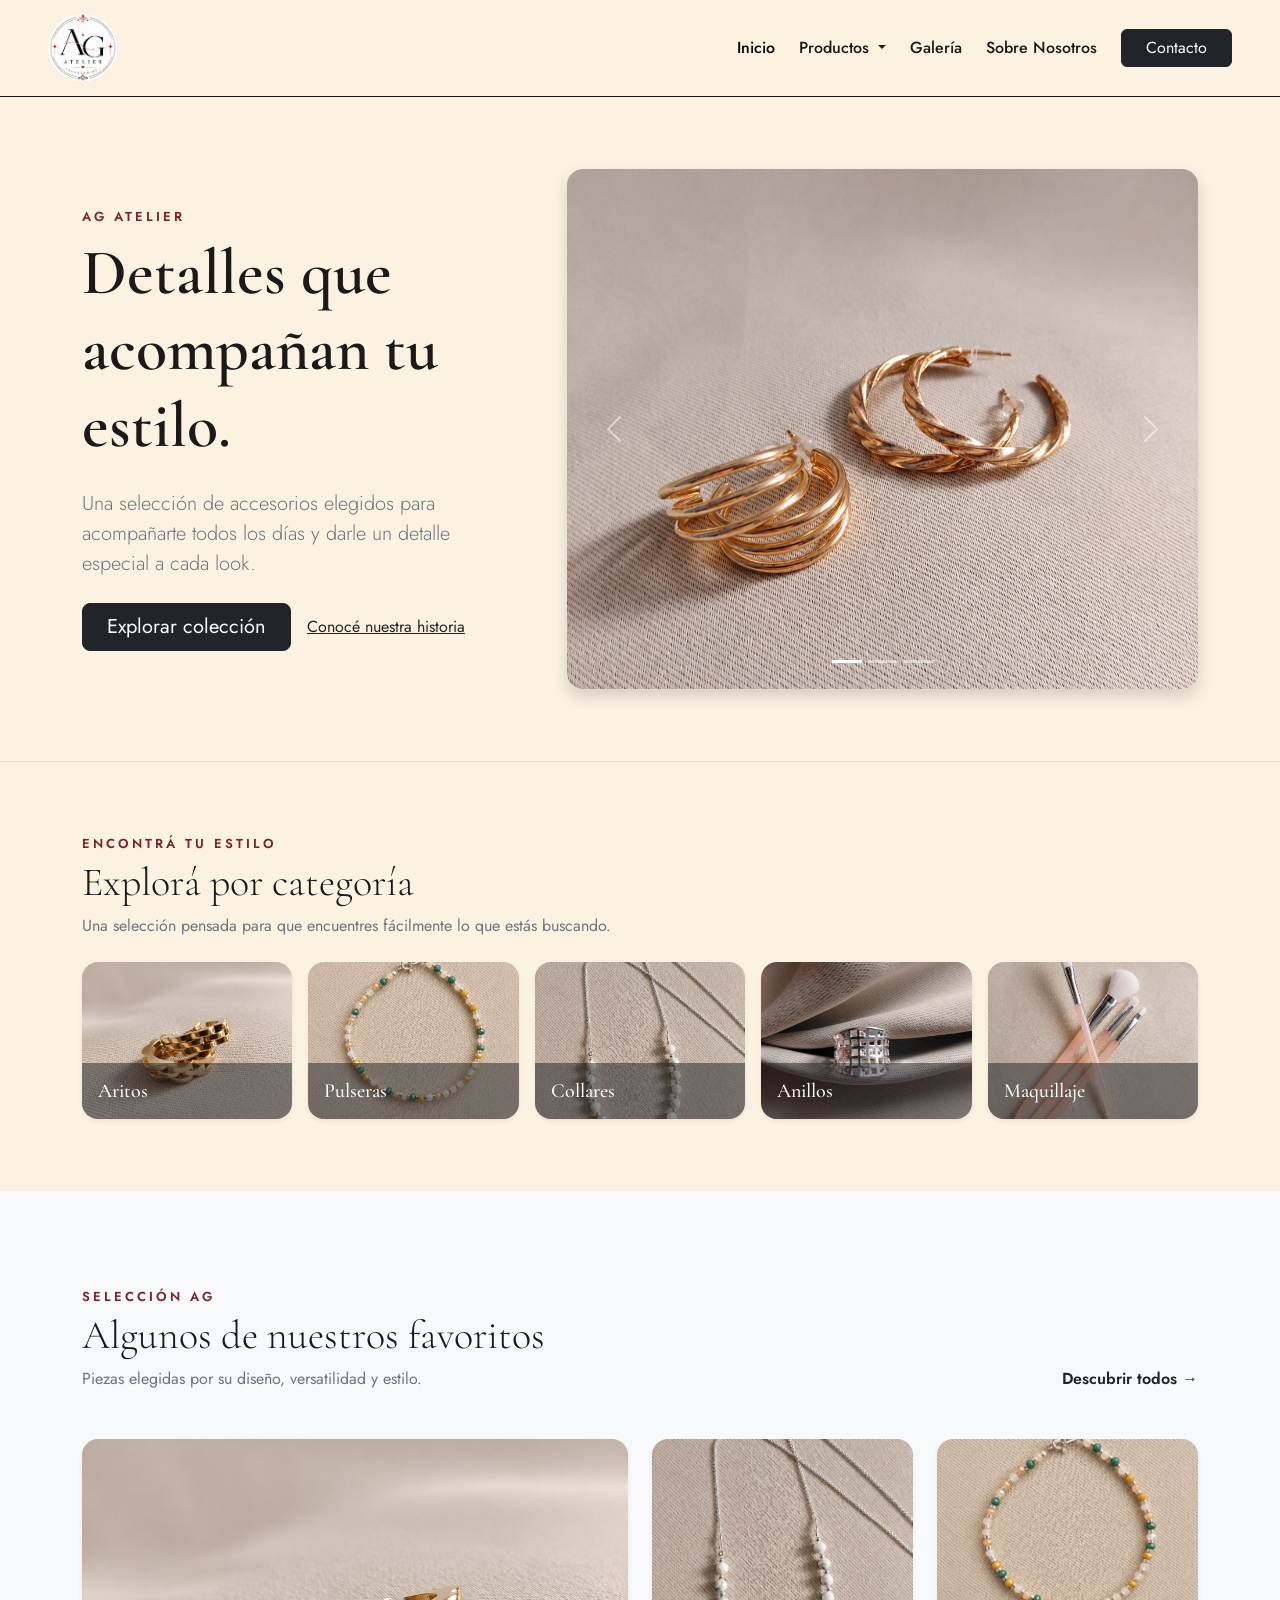
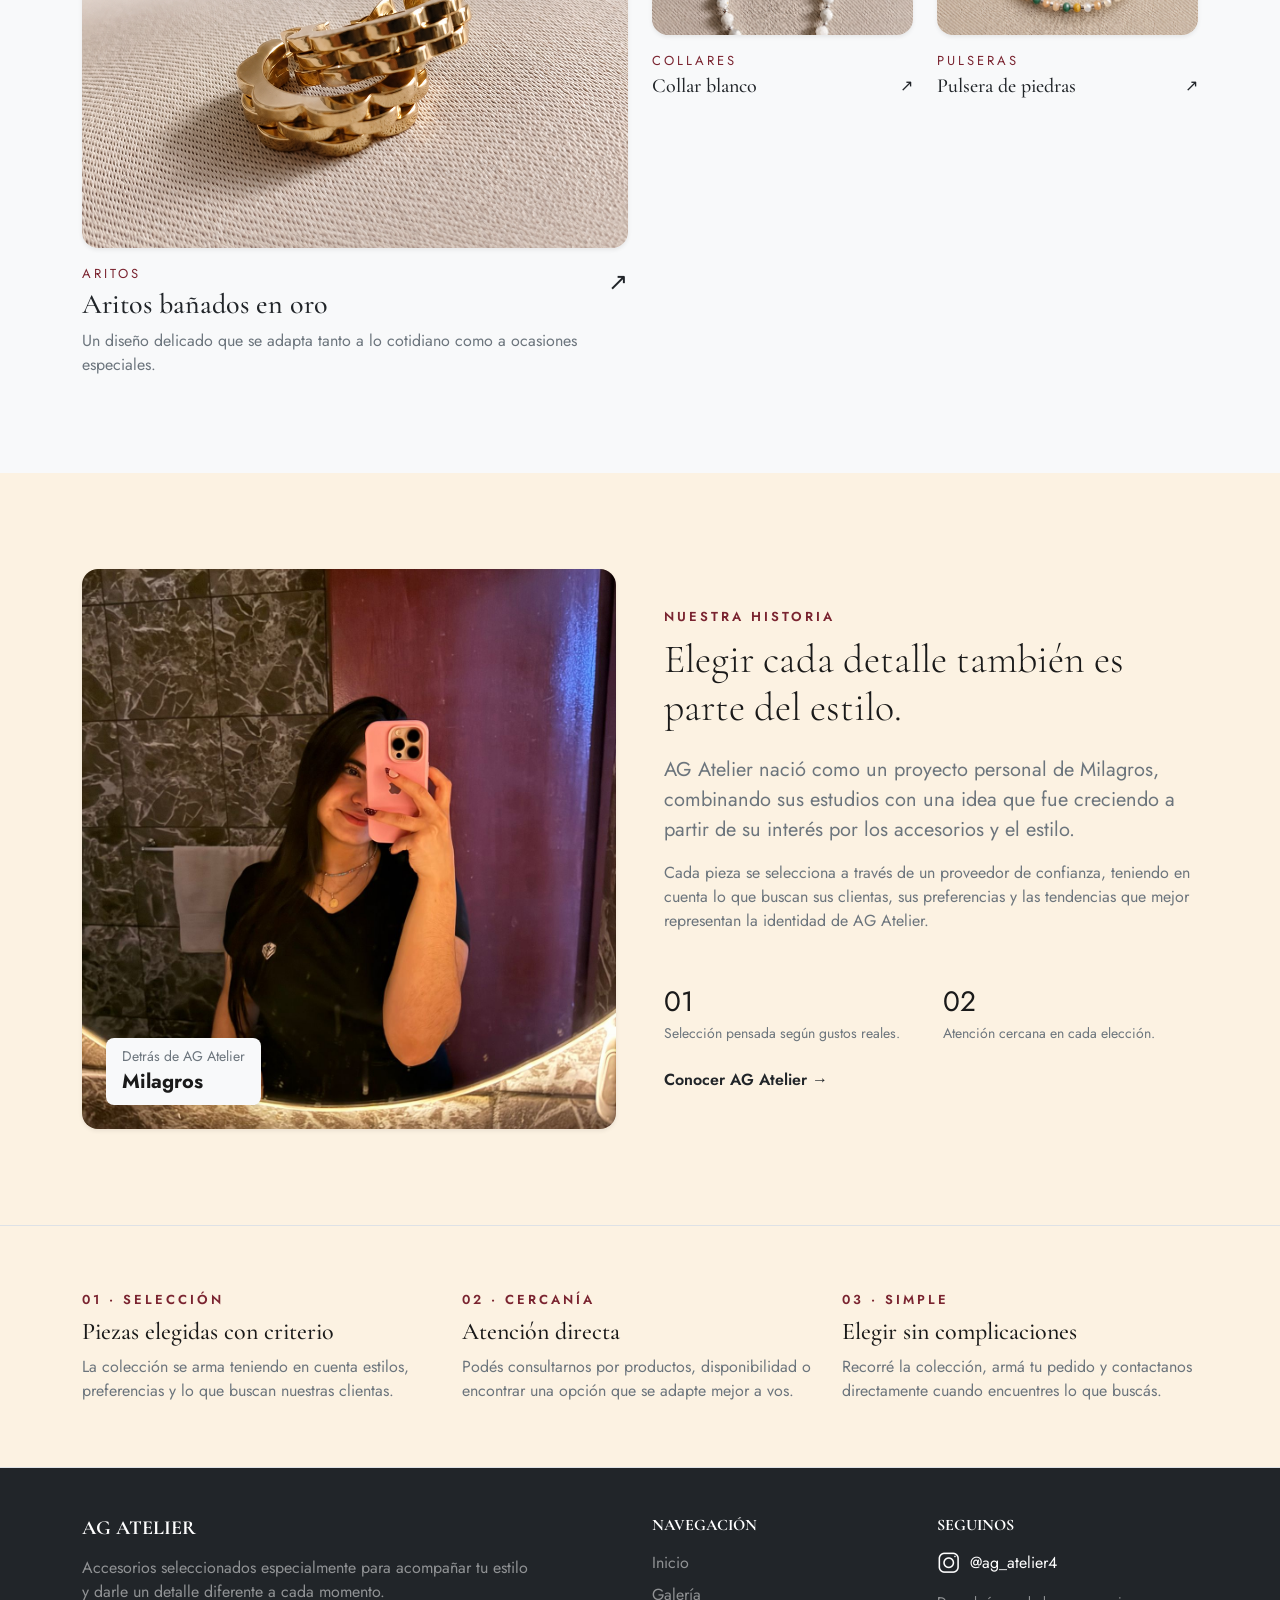
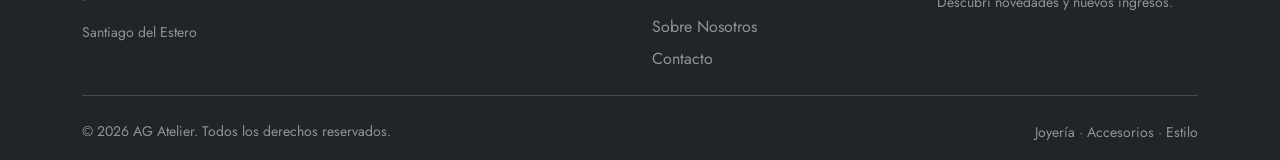
<file: index.html>
<!doctype html>
<html lang="es-AR">

<head>
  <meta charset="UTF-8">
  <meta name="viewport" content="width=device-width, initial-scale=1.0">
  <meta name="author" content="Paloma Lucas, Chaile Elio Federico, Torres Mari Mariano">
  <meta name="description"
    content="AG Atelier, joyería y accesorios seleccionados en Santiago del Estero. Descubrí aritos, pulseras, collares, anillos y más.">
  <meta name="keywords"
    content="AG Atelier, joyería, accesorios, aritos, pulseras, collares, anillos, Santiago del Estero">
  <meta name="robots" content="index, follow">
  <link rel="shortcut icon" href="./img/age_logo.png" type="image/x-icon">
  <link rel="preconnect" href="https://fonts.googleapis.com">
  <link rel="preconnect" href="https://fonts.gstatic.com" crossorigin>
  <link href="https://fonts.googleapis.com/css2?family=Cormorant+Garamond:wght@400;500;600;700&family=Jost:wght@400;500;600&display=swap" rel="stylesheet">
  <link href="https://cdn.jsdelivr.net/npm/bootstrap@5.3.8/dist/css/bootstrap.min.css" rel="stylesheet"
    integrity="sha384-sRIl4kxILFvY47J16cr9ZwB07vP4J8+LH7qKQnuqkuIAvNWLzeN8tE5YBujZqJLB" crossorigin="anonymous">
  <link rel="stylesheet" href="./style.css">
  <title>AG Atelier | Joyería y accesorios</title>
</head>

<body>

  <header>
    <nav class="navbar navbar-expand-lg">
      <div class="container-fluid px-4 px-lg-5">
        <a class="navbar-brand" href="./index.html">
          <img src="./img/age_logo.png" alt="Logo de AG Atelier">
        </a>

        <button class="navbar-toggler" type="button" data-bs-toggle="collapse" data-bs-target="#navbarPrincipal"
          aria-controls="navbarPrincipal" aria-expanded="false" aria-label="Abrir menú">
          <span class="navbar-toggler-icon"></span>
        </button>

        <div class="collapse navbar-collapse" id="navbarPrincipal">
          <ul class="navbar-nav ms-auto align-items-lg-center gap-lg-2">
            <li class="nav-item">
              <a class="nav-link active" aria-current="page" href="./index.html">Inicio</a>
            </li>

            <li class="nav-item dropdown">
              <a class="nav-link dropdown-toggle" href="#" role="button" data-bs-toggle="dropdown"
                aria-expanded="false">
                Productos
              </a>
              <ul class="dropdown-menu">
                <li><a class="dropdown-item" href="./paginas/galeria.html#pulseras">Pulseras</a></li>
                <li><a class="dropdown-item" href="./paginas/galeria.html#aritos">Aritos</a></li>
                <li><a class="dropdown-item" href="./paginas/galeria.html#anillos">Anillos</a></li>
                <li><a class="dropdown-item" href="./paginas/galeria.html#collares">Collares</a></li>
                <li><a class="dropdown-item" href="./paginas/galeria.html#maquillaje">Maquillaje</a></li>
              </ul>
            </li>

            <li class="nav-item">
              <a class="nav-link" href="./paginas/galeria.html">Galería</a>
            </li>

            <li class="nav-item">
              <a class="nav-link" href="./paginas/sobrenosotros.html">Sobre Nosotros</a>
            </li>

            <li class="nav-item">
              <button class="btn btn-dark ms-lg-2 px-4" type="button" data-bs-toggle="modal"
                data-bs-target="#modalContacto">
                Contacto
              </button>
            </li>
          </ul>
        </div>
      </div>
    </nav>
  </header>

  <main>

    <!-- PORTADA -->
    <section class="py-5 border-bottom">
      <div class="container py-lg-4">
        <div class="row align-items-center g-5">

          <div class="col-12 col-lg-5 text-center text-lg-start">
            <p class="text-uppercase small fw-semibold mb-2 galeria-marca">
              AG Atelier
            </p>

            <h1 class="display-3 fw-semibold mb-4">
              Detalles que acompañan tu estilo.
            </h1>

            <p class="lead text-secondary mb-4">
              Una selección de accesorios elegidos para acompañarte todos los días y darle un detalle especial a cada
              look.
            </p>

            <div
              class="d-flex flex-column flex-sm-row justify-content-center justify-content-lg-start align-items-center gap-3">
              <a href="./paginas/galeria.html" class="btn btn-dark btn-lg px-4">
                Explorar colección
              </a>

              <a href="./paginas/sobrenosotros.html" class="text-dark text-decoration-underline">
                Conocé nuestra historia
              </a>
            </div>
          </div>

          <div class="col-12 col-lg-7">
            <div id="carouselPrincipal" class="carousel slide rounded-4 overflow-hidden shadow" data-bs-ride="carousel">

              <div class="carousel-indicators">
                <button type="button" data-bs-target="#carouselPrincipal" data-bs-slide-to="0" class="active"
                  aria-current="true" aria-label="Aritos dorados"></button>
                <button type="button" data-bs-target="#carouselPrincipal" data-bs-slide-to="1"
                  aria-label="Pulsera celeste"></button>
                <button type="button" data-bs-target="#carouselPrincipal" data-bs-slide-to="2"
                  aria-label="Pulseras para compartir"></button>
              </div>

              <div class="carousel-inner">
                <div class="carousel-item active">
                  <img src="./img/aritos_dor.png" class="d-block w-100 object-fit-cover" height="520"
                    alt="Aritos dorados de AG Atelier">
                </div>

                <div class="carousel-item">
                  <img src="./img/pul_celeste.png" class="d-block w-100 object-fit-cover" height="520"
                    alt="Pulsera de piedras celestes">
                </div>

                <div class="carousel-item">
                  <img src="./img/pulseras_cora.png" class="d-block w-100 object-fit-cover" height="520"
                    alt="Pulseras para compartir">
                </div>
              </div>

              <button class="carousel-control-prev" type="button" data-bs-target="#carouselPrincipal"
                data-bs-slide="prev">
                <span class="carousel-control-prev-icon" aria-hidden="true"></span>
                <span class="visually-hidden">Anterior</span>
              </button>

              <button class="carousel-control-next" type="button" data-bs-target="#carouselPrincipal"
                data-bs-slide="next">
                <span class="carousel-control-next-icon" aria-hidden="true"></span>
                <span class="visually-hidden">Siguiente</span>
              </button>

            </div>
          </div>

        </div>
      </div>
    </section>


    <!-- CATEGORÍAS -->
    <section class="py-5">
      <div class="container py-lg-4">

        <div class="row align-items-end mb-4">
          <div class="col-lg-7">
            <p class="text-uppercase small fw-semibold galeria-marca mb-1">
              Encontrá tu estilo
            </p>

            <h2 class="display-6 mb-2">
              Explorá por categoría
            </h2>

            <p class="text-secondary mb-0">
              Una selección pensada para que encuentres fácilmente lo que estás buscando.
            </p>
          </div>
        </div>

        <div class="row row-cols-2 row-cols-md-3 row-cols-lg-5 g-3">

          <div class="col">
            <a href="./paginas/galeria.html#aritos"
              class="d-block position-relative rounded-4 overflow-hidden shadow-sm text-decoration-none">

              <div class="ratio ratio-4x3">
                <img loading="lazy" src="./img/aritos1.png" class="w-100 h-100 object-fit-cover"
                  alt="Colección de aritos de AG Atelier">
              </div>

              <div class="position-absolute bottom-0 start-0 end-0 p-3 bg-dark bg-opacity-50 text-white">
                <h3 class="h5 mb-0">Aritos</h3>
              </div>
            </a>
          </div>

          <div class="col">
            <a href="./paginas/galeria.html#pulseras"
              class="d-block position-relative rounded-4 overflow-hidden shadow-sm text-decoration-none">

              <div class="ratio ratio-4x3">
                <img loading="lazy" src="./img/pulsera4.png" class="w-100 h-100 object-fit-cover"
                  alt="Colección de pulseras de AG Atelier">
              </div>

              <div class="position-absolute bottom-0 start-0 end-0 p-3 bg-dark bg-opacity-50 text-white">
                <h3 class="h5 mb-0">Pulseras</h3>
              </div>
            </a>
          </div>

          <div class="col">
            <a href="./paginas/galeria.html#collares"
              class="d-block position-relative rounded-4 overflow-hidden shadow-sm text-decoration-none">

              <div class="ratio ratio-4x3">
                <img loading="lazy" src="./img/collar1.png" class="w-100 h-100 object-fit-cover"
                  alt="Colección de collares de AG Atelier">
              </div>

              <div class="position-absolute bottom-0 start-0 end-0 p-3 bg-dark bg-opacity-50 text-white">
                <h3 class="h5 mb-0">Collares</h3>
              </div>
            </a>
          </div>

          <div class="col">
            <a href="./paginas/galeria.html#anillos"
              class="d-block position-relative rounded-4 overflow-hidden shadow-sm text-decoration-none">

              <div class="ratio ratio-4x3">
                <img loading="lazy" src="./img/anillo1.jpg" class="w-100 h-100 object-fit-cover"
                  alt="Colección de anillos de AG Atelier">
              </div>

              <div class="position-absolute bottom-0 start-0 end-0 p-3 bg-dark bg-opacity-50 text-white">
                <h3 class="h5 mb-0">Anillos</h3>
              </div>
            </a>
          </div>

          <div class="col">
            <a href="./paginas/galeria.html#maquillaje"
              class="d-block position-relative rounded-4 overflow-hidden shadow-sm text-decoration-none">

              <div class="ratio ratio-4x3">
                <img loading="lazy" src="./img/maquillaje1.png" class="w-100 h-100 object-fit-cover"
                  alt="Productos de maquillaje de AG Atelier">
              </div>

              <div class="position-absolute bottom-0 start-0 end-0 p-3 bg-dark bg-opacity-50 text-white">
                <h3 class="h5 mb-0">Maquillaje</h3>
              </div>
            </a>
          </div>

        </div>

      </div>
    </section>

    <!-- DESTACADOS -->
    <section class="py-5 bg-light">
      <div class="container py-lg-5">

        <div class="row align-items-end mb-5">
          <div class="col-lg-8">
            <p class="text-uppercase small fw-semibold galeria-marca mb-1">
              Selección AG
            </p>

            <h2 class="display-6 mb-2">
              Algunos de nuestros favoritos
            </h2>

            <p class="text-secondary mb-0">
              Piezas elegidas por su diseño, versatilidad y estilo.
            </p>
          </div>

          <div class="col-lg-4 text-lg-end mt-3 mt-lg-0">
            <a href="./paginas/galeria.html" class="link-dark fw-semibold text-decoration-none">
              Descubrir todos →
            </a>
          </div>
        </div>


        <div class="row g-4 align-items-start">

          <!-- PRODUCTO PRINCIPAL -->
          <div class="col-12 col-lg-6">

            <a href="./paginas/galeria.html#aritos" class="text-decoration-none text-dark d-block">

              <div class="ratio ratio-4x3 rounded-4 overflow-hidden shadow-sm mb-3">
                <img loading="lazy" src="./img/aritos1.png" class="w-100 h-100 object-fit-cover"
                  alt="Aritos bañados en oro de AG Atelier">
              </div>

              <div class="d-flex justify-content-between align-items-start gap-3">
                <div>
                  <p class="text-uppercase small galeria-marca mb-1">
                    Aritos
                  </p>

                  <h3 class="h3 mb-2">
                    Aritos bañados en oro
                  </h3>

                  <p class="text-secondary mb-0">
                    Un diseño delicado que se adapta tanto a lo cotidiano como a ocasiones especiales.
                  </p>
                </div>

                <span class="fs-4">↗</span>
              </div>

            </a>

          </div>


          <!-- COLLAR -->
          <div class="col-12 col-sm-6 col-lg-3">

            <a href="./paginas/galeria.html#collares" class="text-decoration-none text-dark d-block">

              <div class="ratio ratio-4x3 rounded-4 overflow-hidden shadow-sm mb-3">
                <img loading="lazy" src="./img/collar1.png" class="w-100 h-100 object-fit-cover" alt="Collar blanco de AG Atelier">
              </div>

              <p class="text-uppercase small galeria-marca mb-1">
                Collares
              </p>

              <div class="d-flex justify-content-between align-items-start">
                <h3 class="h5 mb-0">
                  Collar blanco
                </h3>

                <span>↗</span>
              </div>

            </a>

          </div>


          <!-- PULSERA -->
          <div class="col-12 col-sm-6 col-lg-3">

            <a href="./paginas/galeria.html#pulseras" class="text-decoration-none text-dark d-block">

              <div class="ratio ratio-4x3 rounded-4 overflow-hidden shadow-sm mb-3">
                <img loading="lazy" src="./img/pulsera4.png" class="w-100 h-100 object-fit-cover"
                  alt="Pulsera de piedras de AG Atelier">
              </div>

              <p class="text-uppercase small galeria-marca mb-1">
                Pulseras
              </p>

              <div class="d-flex justify-content-between align-items-start">
                <h3 class="h5 mb-0">
                  Pulsera de piedras
                </h3>

                <span>↗</span>
              </div>

            </a>

          </div>

        </div>

      </div>
    </section>


    <!-- HISTORIA -->
    <section class="py-5">
      <div class="container py-lg-5">

        <div class="row align-items-center g-5">

          <!-- FOTO -->
          <div class="col-12 col-lg-6">
            <div class="position-relative">
              <img loading="lazy" src="./img/milagros.jpeg" class="img-fluid w-100 rounded-4 object-fit-cover shadow-sm"
                style="max-height: 560px;" alt="Milagros, fundadora de AG Atelier">

              <div class="position-absolute bottom-0 start-0 m-3 m-md-4 bg-light rounded-3 px-3 py-2 shadow-sm">
                <span class="small text-secondary d-block">
                  Detrás de AG Atelier
                </span>
                <strong class="fs-5">
                  Milagros
                </strong>
              </div>
            </div>
          </div>


          <!-- TEXTO -->
          <div class="col-12 col-lg-6">

            <p class="text-uppercase small fw-semibold galeria-marca mb-2">
              Nuestra historia
            </p>

            <h2 class="display-6 mb-4">
              Elegir cada detalle también es parte del estilo.
            </h2>

            <p class="text-secondary fs-5">
              AG Atelier nació como un proyecto personal de Milagros, combinando sus estudios con una idea que fue
              creciendo a partir de su interés por los accesorios y el estilo.
            </p>

            <p class="text-secondary">
              Cada pieza se selecciona a través de un proveedor de confianza, teniendo en cuenta lo que buscan sus
              clientas, sus preferencias y las tendencias que mejor representan la identidad de AG Atelier.
            </p>

            <div class="row g-4 my-4">

              <div class="col-6">
                <span class="d-block fs-3">01</span>
                <p class="small text-secondary mb-0">
                  Selección pensada según gustos reales.
                </p>
              </div>

              <div class="col-6">
                <span class="d-block fs-3">02</span>
                <p class="small text-secondary mb-0">
                  Atención cercana en cada elección.
                </p>
              </div>

            </div>

            <a href="./paginas/sobrenosotros.html" class="link-dark fw-semibold text-decoration-none">
              Conocer AG Atelier →
            </a>

          </div>

        </div>

      </div>
    </section>

    <!-- EXPERIENCIA AG -->
    <section class="py-5 border-top border-bottom">
      <div class="container py-lg-3">

        <div class="row g-4 align-items-start">

          <div class="col-12 col-md-4">
            <p class="text-uppercase small fw-semibold galeria-marca mb-2">
              01 · Selección
            </p>

            <h3 class="h4 mb-2">
              Piezas elegidas con criterio
            </h3>

            <p class="text-secondary mb-0">
              La colección se arma teniendo en cuenta estilos, preferencias y lo que buscan nuestras clientas.
            </p>
          </div>


          <div class="col-12 col-md-4">
            <p class="text-uppercase small fw-semibold galeria-marca mb-2">
              02 · Cercanía
            </p>

            <h3 class="h4 mb-2">
              Atención directa
            </h3>

            <p class="text-secondary mb-0">
              Podés consultarnos por productos, disponibilidad o encontrar una opción que se adapte mejor a vos.
            </p>
          </div>


          <div class="col-12 col-md-4">
            <p class="text-uppercase small fw-semibold galeria-marca mb-2">
              03 · Simple
            </p>

            <h3 class="h4 mb-2">
              Elegir sin complicaciones
            </h3>

            <p class="text-secondary mb-0">
              Recorré la colección, armá tu pedido y contactanos directamente cuando encuentres lo que buscás.
            </p>
          </div>

        </div>

      </div>
    </section>

  </main>


  <footer class="bg-dark text-white pt-5 pb-3">
    <div class="container">
        <div class="row g-4">
            <div class="col-12 col-md-5">
                <h5 class="text-uppercase fw-bold mb-3">AG Atelier</h5>
                <p class="text-white-50 mb-3">
                    Accesorios seleccionados especialmente para acompañar tu estilo y darle un detalle diferente a cada momento.
                </p>
                <span class="small text-white-50">Santiago del Estero</span>
            </div>

            <div class="col-6 col-md-3 ms-md-auto">
                <h5 class="fs-6 text-uppercase fw-bold mb-3">Navegación</h5>
                <div class="d-flex flex-column gap-2">
                    <a href="./index.html" class="text-white-50 text-decoration-none">Inicio</a>
                    <a href="./paginas/galeria.html" class="text-white-50 text-decoration-none">Galería</a>
                    <a href="./paginas/sobrenosotros.html" class="text-white-50 text-decoration-none">Sobre Nosotros</a>
                    <a href="#" class="text-white-50 text-decoration-none" data-bs-toggle="modal" data-bs-target="#modalContacto">Contacto</a>
                </div>
            </div>

            <div class="col-6 col-md-3">
                <h5 class="fs-6 text-uppercase fw-bold mb-3">Seguinos</h5>

                <a href="https://www.instagram.com/ag_atelier4/"
                   target="_blank"
                   rel="noopener noreferrer"
                   class="text-white text-decoration-none d-flex align-items-center mb-3">

                    <img src="./img/ig_logo.png"
                         alt="Instagram de AG Atelier"
                         width="25"
                         class="me-2">

                    <span>@ag_atelier4</span>
                </a>

                <p class="small text-white-50 mb-0">
                    Descubrí novedades y nuevos ingresos.
                </p>
            </div>
        </div>

        <hr class="my-4 border-secondary opacity-50">

        <div class="row align-items-center g-2">
            <div class="col-12 col-md-6 text-center text-md-start">
                <p class="small text-white-50 mb-0">
                    &copy; 2026 AG Atelier. Todos los derechos reservados.
                </p>
            </div>

            <div class="col-12 col-md-6 text-center text-md-end">
                <span class="small text-white-50">
                    Joyería · Accesorios · Estilo
                </span>
            </div>
        </div>
    </div>
</footer>


  <!-- MODAL CONTACTO -->

  <div class="modal fade" id="modalContacto" tabindex="-1" aria-labelledby="modalContactoLabel" aria-hidden="true">
    <div class="modal-dialog modal-dialog-centered">
      <div class="modal-content border-0 shadow fondo-modal">
        <div class="modal-header bg-dark text-white">
          <h2 class="modal-title fs-5 fw-bold" id="modalContactoLabel">Contactanos</h2>
          <button type="button" class="btn-close btn-close-white" data-bs-dismiss="modal" aria-label="Cerrar"></button>
        </div>

        <div class="modal-body p-4">
          <form id="formularioContacto">
            <div class="mb-3">
              <label for="nombre" class="form-label fw-semibold">Nombre y Apellido</label>
              <input type="text" class="form-control" id="nombre" name="nombre" autocomplete="name"
                required minlength="4" maxlength="60" placeholder="Nombre y apellido">
            </div>

            <div class="mb-3">
              <label for="email" class="form-label fw-semibold">Email</label>
              <input type="email" class="form-control" id="email" name="email" autocomplete="email"
                required placeholder="ejemplo@ejemplo.com">
            </div>

            <div class="mb-3">
              <label for="telefono" class="form-label fw-semibold">Teléfono</label>
              <input type="tel" class="form-control" id="telefono" name="telefono" autocomplete="tel"
                inputmode="numeric" required pattern="[0-9]{10}" minlength="10" maxlength="10"
                title="Ingresá exactamente 10 números" placeholder="Ej: 3851234567">
              <div class="form-text">Ingresá 10 números, sin espacios ni guiones.</div>
            </div>

            <div class="mb-3">
              <label for="mensaje" class="form-label fw-semibold">Tu consulta</label>
              <textarea class="form-control" id="mensaje" name="mensaje" rows="3"
                required minlength="10" maxlength="500" placeholder="Escribinos tu consulta..."></textarea>
            </div>
          </form>
        </div>

        <div class="modal-footer">
          <button type="button" class="btn btn-outline-secondary" data-bs-dismiss="modal">Cerrar</button>
          <button type="submit" form="formularioContacto" class="btn btn-dark">Enviar mensaje</button>
        </div>
      </div>
    </div>
  </div>

  <script src="https://cdn.jsdelivr.net/npm/bootstrap@5.3.8/dist/js/bootstrap.bundle.min.js"
    integrity="sha384-FKyoEForCGlyvwx9Hj09JcYn3nv7wiPVlz7YYwJrWVcXK/BmnVDxM+D2scQbITxI"
    crossorigin="anonymous"></script>
  <script src="./js/contacto.js"></script>

</body>

</html>
</file>
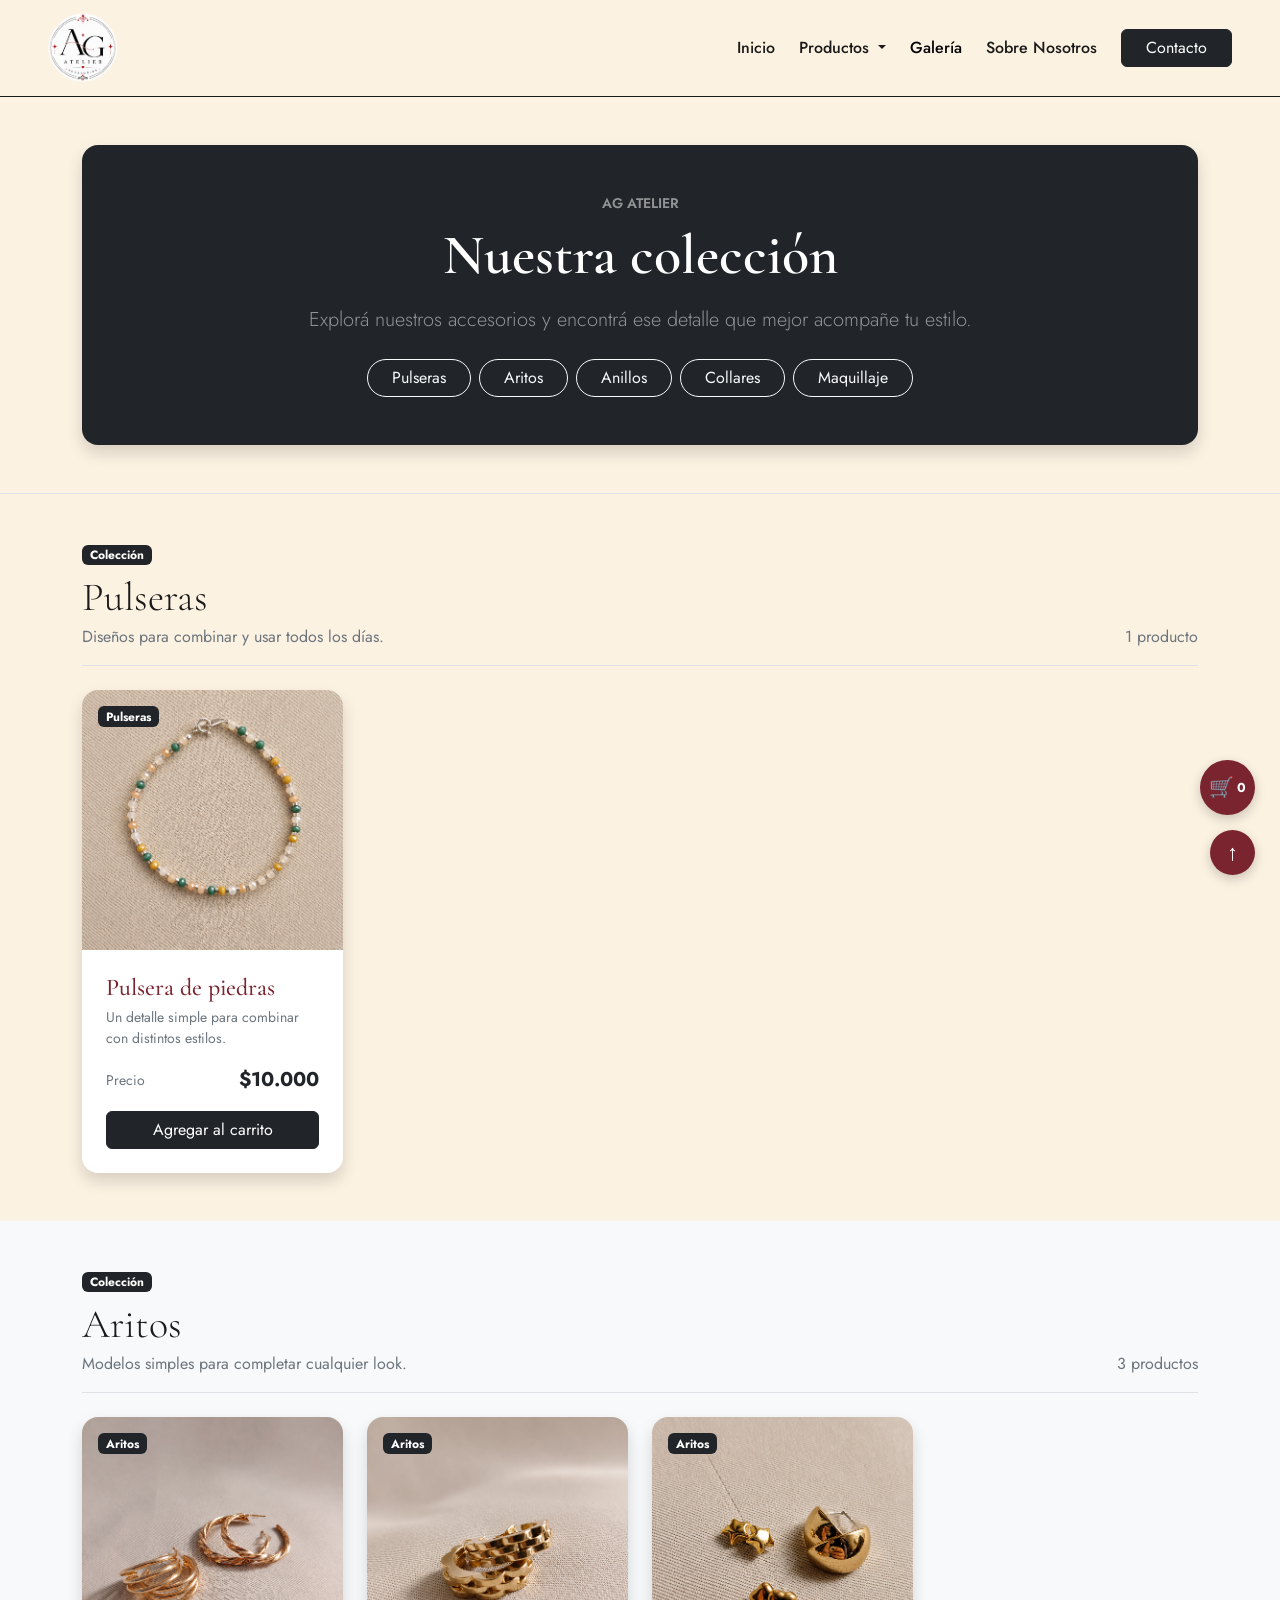
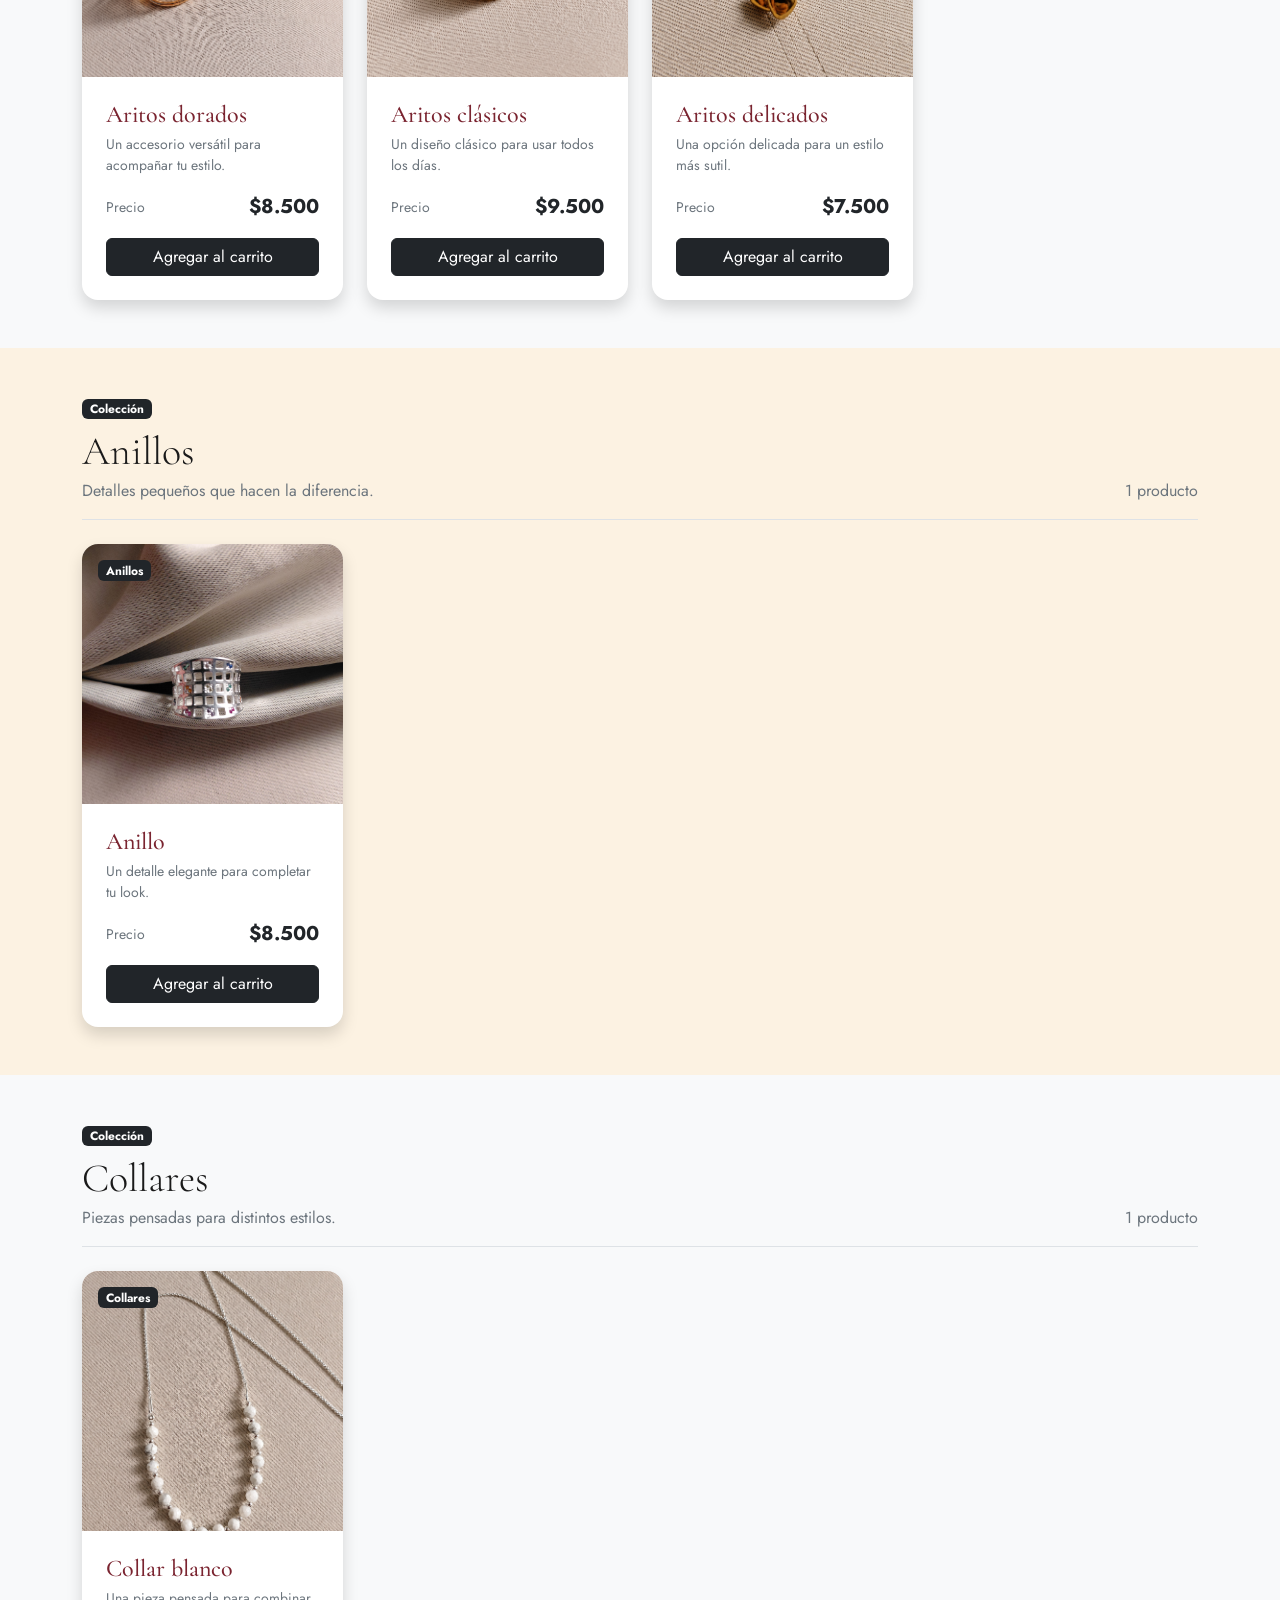
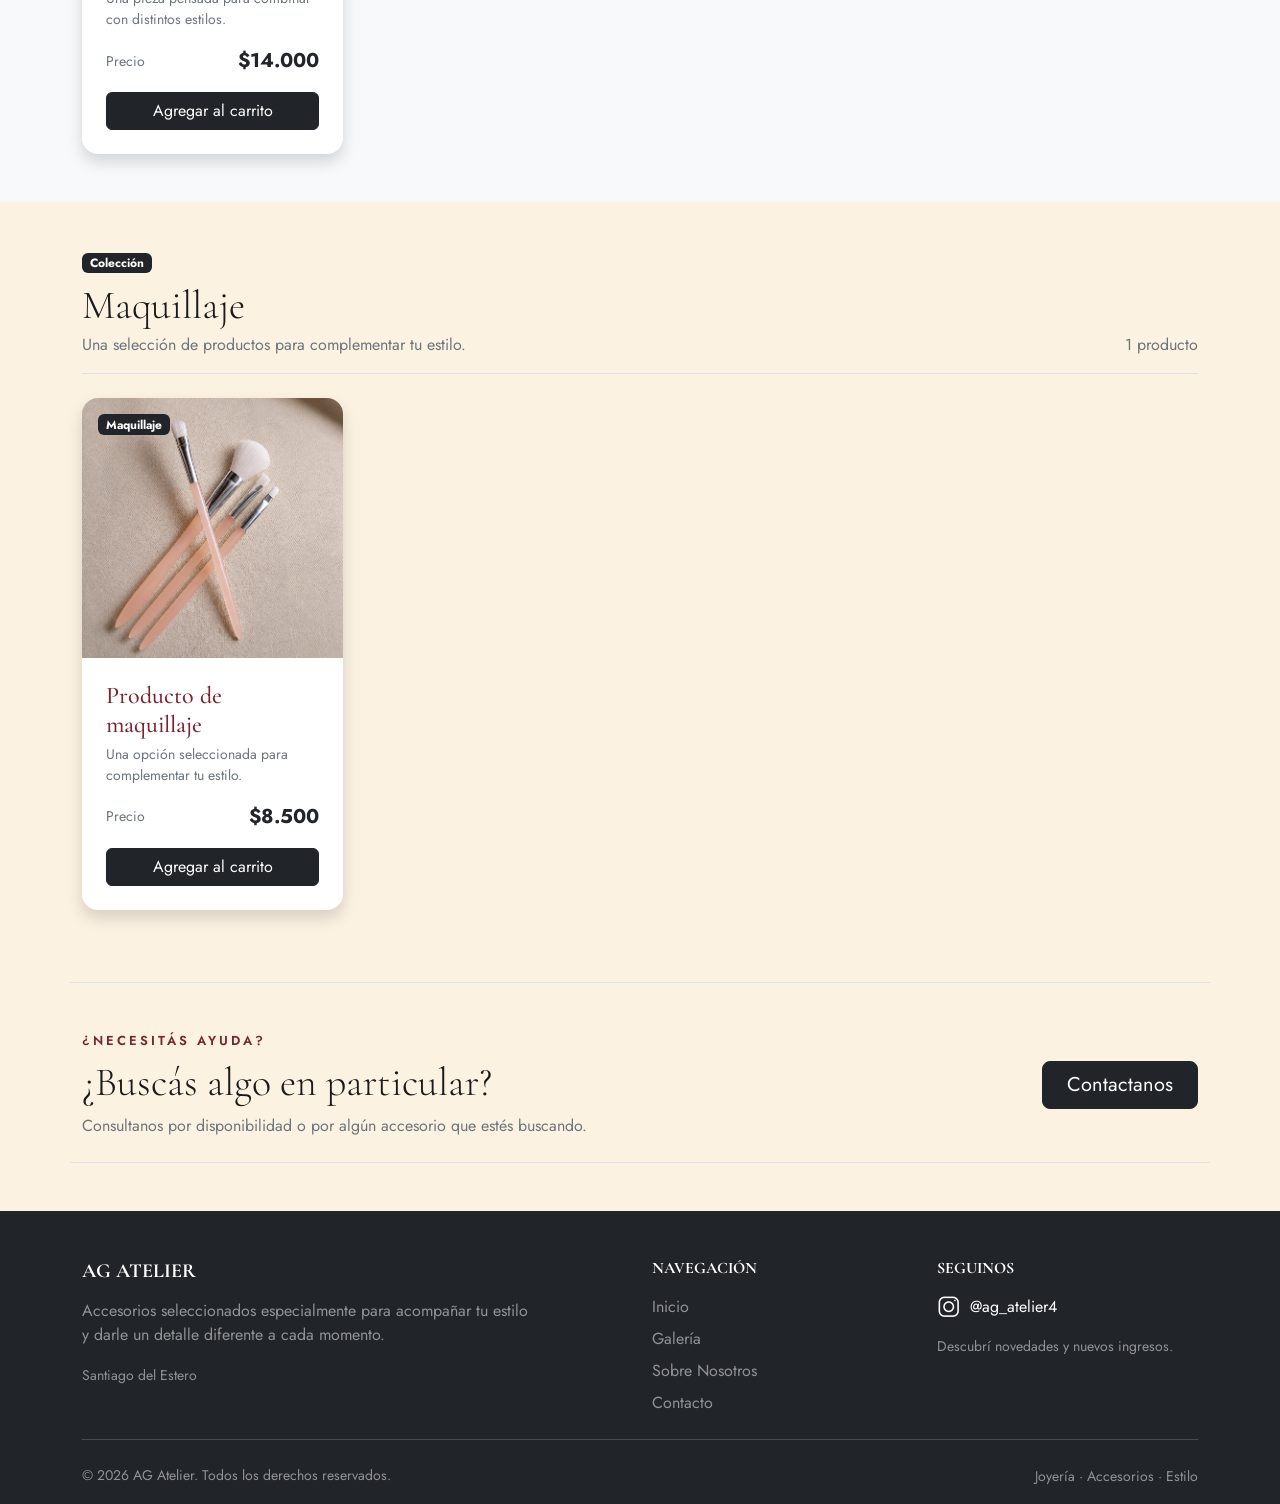
<file: paginas/galeria.html>
<!DOCTYPE html>
<html lang="es-AR">

<head>
    <meta charset="UTF-8">
    <meta name="viewport" content="width=device-width, initial-scale=1.0">
    <meta name="author" content="Paloma Lucas, Chaile Elio Federico, Torres Mari Mariano">
    <meta name="description" content="Explorá la colección de AG Atelier: pulseras, aritos, anillos, collares y accesorios seleccionados en Santiago del Estero.">
    <meta name="keywords" content="AG Atelier, pulseras, aritos, anillos, collares, accesorios, Santiago del Estero">
    <meta name="robots" content="index, follow">
    <link rel="shortcut icon" href="../img/age_logo.png" type="image/x-icon">
    <link rel="preconnect" href="https://fonts.googleapis.com">
    <link rel="preconnect" href="https://fonts.gstatic.com" crossorigin>
    <link href="https://fonts.googleapis.com/css2?family=Cormorant+Garamond:wght@400;500;600;700&family=Jost:wght@400;500;600&display=swap" rel="stylesheet">
    <link href="https://cdn.jsdelivr.net/npm/bootstrap@5.3.8/dist/css/bootstrap.min.css" rel="stylesheet"
        integrity="sha384-sRIl4kxILFvY47J16cr9ZwB07vP4J8+LH7qKQnuqkuIAvNWLzeN8tE5YBujZqJLB" crossorigin="anonymous">
    <link rel="stylesheet" href="../style.css">
    <title>Galería | AG Atelier</title>
</head>

<body id="inicio">

    <header>
        <nav class="navbar navbar-expand-lg">
            <div class="container-fluid px-4 px-lg-5">
                <a class="navbar-brand" href="../index.html">
                    <img src="../img/age_logo.png" alt="Logo de AG Atelier">
                </a>

                <button class="navbar-toggler" type="button" data-bs-toggle="collapse" data-bs-target="#navbarPrincipal"
                    aria-controls="navbarPrincipal" aria-expanded="false" aria-label="Abrir menú">
                    <span class="navbar-toggler-icon"></span>
                </button>

                <div class="collapse navbar-collapse" id="navbarPrincipal">
                    <ul class="navbar-nav ms-auto align-items-lg-center gap-lg-2">

                        <li class="nav-item">
                            <a class="nav-link" href="../index.html">Inicio</a>
                        </li>

                        <li class="nav-item dropdown">
                            <a class="nav-link dropdown-toggle" href="#" role="button" data-bs-toggle="dropdown"
                                aria-expanded="false">
                                Productos
                            </a>

                            <ul class="dropdown-menu">
                                <li><a class="dropdown-item" href="#pulseras">Pulseras</a></li>
                                <li><a class="dropdown-item" href="#aritos">Aritos</a></li>
                                <li><a class="dropdown-item" href="#anillos">Anillos</a></li>
                                <li><a class="dropdown-item" href="#collares">Collares</a></li>
                                <li><a class="dropdown-item" href="#maquillaje">Maquillaje</a></li>
                            </ul>
                        </li>

                        <li class="nav-item">
                            <a class="nav-link active" aria-current="page" href="./galeria.html">
                                Galería
                            </a>
                        </li>

                        <li class="nav-item">
                            <a class="nav-link" href="./sobrenosotros.html">
                                Sobre Nosotros
                            </a>
                        </li>

                        <li class="nav-item">
                            <button class="btn btn-dark ms-lg-2 px-4" type="button" data-bs-toggle="modal"
                                data-bs-target="#modalContacto">
                                Contacto
                            </button>
                        </li>

                    </ul>
                </div>
            </div>
        </nav>
    </header>

    <main>
        <section class="py-5 border-bottom">
            <div class="container">
                <div class="bg-dark text-white rounded-4 shadow p-4 p-md-5 text-center">

                    <p class="text-uppercase small fw-semibold text-white-50 mb-2">
                        AG Atelier
                    </p>

                    <h1 class="display-4 fw-semibold mb-3">
                        Nuestra colección
                    </h1>

                    <p class="lead text-white-50 mx-auto mb-4">
                        Explorá nuestros accesorios y encontrá ese detalle que mejor acompañe tu estilo.
                    </p>

                    <div class="d-flex justify-content-center flex-wrap gap-2">
                        <a href="#pulseras" class="btn btn-outline-light rounded-pill px-4">
                            Pulseras
                        </a>

                        <a href="#aritos" class="btn btn-outline-light rounded-pill px-4">
                            Aritos
                        </a>

                        <a href="#anillos" class="btn btn-outline-light rounded-pill px-4">
                            Anillos
                        </a>

                        <a href="#collares" class="btn btn-outline-light rounded-pill px-4">
                            Collares
                        </a>

                        <a href="#maquillaje" class="btn btn-outline-light rounded-pill px-4">
                            Maquillaje
                        </a>
                    </div>

                </div>
            </div>
        </section>

        <section class="py-5" id="pulseras">
            <div class="container">
                <div class="d-flex justify-content-between align-items-end border-bottom pb-3 mb-4">
                    <div>
                        <span class="badge text-bg-dark mb-2">Colección</span>
                        <h2 class="display-6 mb-1">Pulseras</h2>
                        <p class="text-secondary mb-0">Diseños para combinar y usar todos los días.</p>
                    </div>
                    <span class="text-secondary d-none d-md-block">1 producto</span>
                </div>

                <div class="row g-4">
                    <div class="col-12 col-sm-6 col-lg-4 col-xl-3">
                        <article class="card h-100 border-0 shadow rounded-4 overflow-hidden producto-card">
                            <div class="position-relative">
                                <img loading="lazy" src="../img/pulsera4.png" class="card-img-top producto-img"
                                    alt="Pulsera de piedras">
                                <span class="badge text-bg-dark position-absolute top-0 start-0 m-3">Pulseras</span>
                            </div>
                            <div class="card-body d-flex flex-column p-4">
                                <h3 class="card-title fs-4 mb-1">Pulsera de piedras</h3>
                                <p class="text-secondary small mb-3">Un detalle simple para combinar con distintos
                                    estilos.</p>
                                <div class="d-flex justify-content-between align-items-center mt-auto mb-3">
                                    <span class="text-secondary small">Precio</span>
                                    <p class="precio fw-bold fs-5 mb-0">$10.000</p>
                                </div>
                                <button type="button" class="btn btn-dark w-100 btn-agregar">Agregar al carrito</button>
                            </div>
                        </article>
                    </div>
                </div>
            </div>
        </section>

        <section class="py-5 bg-light" id="aritos">
            <div class="container">
                <div class="d-flex justify-content-between align-items-end border-bottom pb-3 mb-4">
                    <div>
                        <span class="badge text-bg-dark mb-2">Colección</span>
                        <h2 class="display-6 mb-1">Aritos</h2>
                        <p class="text-secondary mb-0">Modelos simples para completar cualquier look.</p>
                    </div>
                    <span class="text-secondary d-none d-md-block">3 productos</span>
                </div>

                <div class="row g-4">
                    <div class="col-12 col-sm-6 col-lg-4 col-xl-3">
                        <article class="card h-100 border-0 shadow rounded-4 overflow-hidden producto-card">
                            <div class="position-relative">
                                <img loading="lazy" src="../img/aritos_dor.png" class="card-img-top producto-img" alt="Aritos dorados">
                                <span class="badge text-bg-dark position-absolute top-0 start-0 m-3">Aritos</span>
                            </div>
                            <div class="card-body d-flex flex-column p-4">
                                <h3 class="card-title fs-4 mb-1">Aritos dorados</h3>
                                <p class="text-secondary small mb-3">Un accesorio versátil para acompañar tu estilo.</p>
                                <div class="d-flex justify-content-between align-items-center mt-auto mb-3">
                                    <span class="text-secondary small">Precio</span>
                                    <p class="precio fw-bold fs-5 mb-0">$8.500</p>
                                </div>
                                <button type="button" class="btn btn-dark w-100 btn-agregar">Agregar al carrito</button>
                            </div>
                        </article>
                    </div>

                    <div class="col-12 col-sm-6 col-lg-4 col-xl-3">
                        <article class="card h-100 border-0 shadow rounded-4 overflow-hidden producto-card">
                            <div class="position-relative">
                                <img loading="lazy" src="../img/aritos1.png" class="card-img-top producto-img" alt="Aritos clásicos">
                                <span class="badge text-bg-dark position-absolute top-0 start-0 m-3">Aritos</span>
                            </div>
                            <div class="card-body d-flex flex-column p-4">
                                <h3 class="card-title fs-4 mb-1">Aritos clásicos</h3>
                                <p class="text-secondary small mb-3">Un diseño clásico para usar todos los días.</p>
                                <div class="d-flex justify-content-between align-items-center mt-auto mb-3">
                                    <span class="text-secondary small">Precio</span>
                                    <p class="precio fw-bold fs-5 mb-0">$9.500</p>
                                </div>
                                <button type="button" class="btn btn-dark w-100 btn-agregar">Agregar al carrito</button>
                            </div>
                        </article>
                    </div>

                    <div class="col-12 col-sm-6 col-lg-4 col-xl-3">
                        <article class="card h-100 border-0 shadow rounded-4 overflow-hidden producto-card">
                            <div class="position-relative">
                                <img loading="lazy" src="../img/aritos2.png" class="card-img-top producto-img" alt="Aritos delicados">
                                <span class="badge text-bg-dark position-absolute top-0 start-0 m-3">Aritos</span>
                            </div>
                            <div class="card-body d-flex flex-column p-4">
                                <h3 class="card-title fs-4 mb-1">Aritos delicados</h3>
                                <p class="text-secondary small mb-3">Una opción delicada para un estilo más sutil.</p>
                                <div class="d-flex justify-content-between align-items-center mt-auto mb-3">
                                    <span class="text-secondary small">Precio</span>
                                    <p class="precio fw-bold fs-5 mb-0">$7.500</p>
                                </div>
                                <button type="button" class="btn btn-dark w-100 btn-agregar">Agregar al carrito</button>
                            </div>
                        </article>
                    </div>
                </div>
            </div>
        </section>

        <section class="py-5" id="anillos">
            <div class="container">
                <div class="d-flex justify-content-between align-items-end border-bottom pb-3 mb-4">
                    <div>
                        <span class="badge text-bg-dark mb-2">Colección</span>
                        <h2 class="display-6 mb-1">Anillos</h2>
                        <p class="text-secondary mb-0">Detalles pequeños que hacen la diferencia.</p>
                    </div>
                    <span class="text-secondary d-none d-md-block">1 producto</span>
                </div>

                <div class="row g-4">
                    <div class="col-12 col-sm-6 col-lg-4 col-xl-3">
                        <article class="card h-100 border-0 shadow rounded-4 overflow-hidden producto-card">
                            <div class="position-relative">
                                <img loading="lazy" src="../img/anillo1.jpg" class="card-img-top producto-img" alt="Anillo">
                                <span class="badge text-bg-dark position-absolute top-0 start-0 m-3">Anillos</span>
                            </div>
                            <div class="card-body d-flex flex-column p-4">
                                <h3 class="card-title fs-4 mb-1">Anillo</h3>
                                <p class="text-secondary small mb-3">Un detalle elegante para completar tu look.</p>
                                <div class="d-flex justify-content-between align-items-center mt-auto mb-3">
                                    <span class="text-secondary small">Precio</span>
                                    <p class="precio fw-bold fs-5 mb-0">$8.500</p>
                                </div>
                                <button type="button" class="btn btn-dark w-100 btn-agregar">Agregar al carrito</button>
                            </div>
                        </article>
                    </div>
                </div>
            </div>
        </section>

        <section class="py-5 bg-light" id="collares">
            <div class="container">
                <div class="d-flex justify-content-between align-items-end border-bottom pb-3 mb-4">
                    <div>
                        <span class="badge text-bg-dark mb-2">Colección</span>
                        <h2 class="display-6 mb-1">Collares</h2>
                        <p class="text-secondary mb-0">Piezas pensadas para distintos estilos.</p>
                    </div>
                    <span class="text-secondary d-none d-md-block">1 producto</span>
                </div>

                <div class="row g-4">
                    <div class="col-12 col-sm-6 col-lg-4 col-xl-3">
                        <article class="card h-100 border-0 shadow rounded-4 overflow-hidden producto-card">
                            <div class="position-relative">
                                <img loading="lazy" src="../img/collar1.png" class="card-img-top producto-img" alt="Collar blanco">
                                <span class="badge text-bg-dark position-absolute top-0 start-0 m-3">Collares</span>
                            </div>
                            <div class="card-body d-flex flex-column p-4">
                                <h3 class="card-title fs-4 mb-1">Collar blanco</h3>
                                <p class="text-secondary small mb-3">Una pieza pensada para combinar con distintos
                                    estilos.</p>
                                <div class="d-flex justify-content-between align-items-center mt-auto mb-3">
                                    <span class="text-secondary small">Precio</span>
                                    <p class="precio fw-bold fs-5 mb-0">$14.000</p>
                                </div>
                                <button type="button" class="btn btn-dark w-100 btn-agregar">Agregar al carrito</button>
                            </div>
                        </article>
                    </div>
                </div>
            </div>
        </section>

        <section class="py-5" id="maquillaje">
            <div class="container">
                <div class="d-flex justify-content-between align-items-end border-bottom pb-3 mb-4">
                    <div>
                        <span class="badge text-bg-dark mb-2">Colección</span>
                        <h2 class="display-6 mb-1">Maquillaje</h2>
                        <p class="text-secondary mb-0">Una selección de productos para complementar tu estilo.</p>
                    </div>
                    <span class="text-secondary d-none d-md-block">1 producto</span>
                </div>

                <div class="row g-4">
                    <div class="col-12 col-sm-6 col-lg-4 col-xl-3">
                        <article class="card h-100 border-0 shadow rounded-4 overflow-hidden producto-card">
                            <div class="position-relative">
                                <img loading="lazy" src="../img/maquillaje1.png" class="card-img-top producto-img"
                                    alt="Producto de maquillaje">
                                <span class="badge text-bg-dark position-absolute top-0 start-0 m-3">Maquillaje</span>
                            </div>
                            <div class="card-body d-flex flex-column p-4">
                                <h3 class="card-title fs-4 mb-1">Producto de maquillaje</h3>
                                <p class="text-secondary small mb-3">Una opción seleccionada para complementar tu
                                    estilo.</p>
                                <div class="d-flex justify-content-between align-items-center mt-auto mb-3">
                                    <span class="text-secondary small">Precio</span>
                                    <p class="precio fw-bold fs-5 mb-0">$8.500</p>
                                </div>
                                <button type="button" class="btn btn-dark w-100 btn-agregar">Agregar al carrito</button>
                            </div>
                        </article>
                    </div>
                </div>
            </div>
        </section>

    <!-- CONTACTO -->
    <section class="py-5">
        <div class="container">
            <div class="row align-items-center g-4 py-4 border-top border-bottom">
    
                <div class="col-12 col-lg-8 text-center text-lg-start">
                    <p class="text-uppercase small fw-semibold galeria-marca mb-2">
                        ¿Necesitás ayuda?
                    </p>
    
                    <h2 class="display-6 mb-2">
                        ¿Buscás algo en particular?
                    </h2>
    
                    <p class="text-secondary mb-0">
                        Consultanos por disponibilidad o por algún accesorio que estés buscando.
                    </p>
                </div>
    
                <div class="col-12 col-lg-4 text-center text-lg-end">
                    <button type="button" class="btn btn-dark btn-lg px-4" data-bs-toggle="modal"
                        data-bs-target="#modalContacto">
                        Contactanos
                    </button>
                </div>
    
            </div>
        </div>
    </section>
    </main>

    <footer class="bg-dark text-white pt-5 pb-3">
        <div class="container">

            <div class="row g-4">

                <!-- MARCA -->
                <div class="col-12 col-md-5">
                    <h5 class="text-uppercase fw-bold mb-3">AG Atelier</h5>

                    <p class="text-white-50 mb-3">
                        Accesorios seleccionados especialmente para acompañar tu estilo y darle un detalle diferente a
                        cada momento.
                    </p>

                    <span class="small text-white-50">
                        Santiago del Estero
                    </span>
                </div>


                <!-- NAVEGACIÓN -->
                <div class="col-6 col-md-3 ms-md-auto">
                    <h5 class="fs-6 text-uppercase fw-bold mb-3">
                        Navegación
                    </h5>

                    <div class="d-flex flex-column gap-2">
                        <a href="../index.html" class="text-white-50 text-decoration-none">
                            Inicio
                        </a>

                        <a href="./galeria.html" class="text-white-50 text-decoration-none">
                            Galería
                        </a>

                        <a href="./sobrenosotros.html" class="text-white-50 text-decoration-none">
                            Sobre Nosotros
                        </a>

                        <a href="#" class="text-white-50 text-decoration-none" data-bs-toggle="modal"
                            data-bs-target="#modalContacto">
                            Contacto
                        </a>
                    </div>
                </div>


                <!-- REDES -->
                <div class="col-6 col-md-3">
                    <h5 class="fs-6 text-uppercase fw-bold mb-3">
                        Seguinos
                    </h5>

                    <a href="https://www.instagram.com/ag_atelier4/" target="_blank" rel="noopener noreferrer"
                        class="text-white text-decoration-none d-flex align-items-center mb-3">

                        <img src="../img/ig_logo.png" alt="Instagram de AG Atelier" width="25" class="me-2">

                        <span>@ag_atelier4</span>
                    </a>

                    <p class="small text-white-50 mb-0">
                        Descubrí novedades y nuevos ingresos.
                    </p>
                </div>

            </div>


            <hr class="my-4 border-secondary opacity-50">


            <div class="row align-items-center g-2">

                <div class="col-12 col-md-6 text-center text-md-start">
                    <p class="small text-white-50 mb-0">
                        &copy; 2026 AG Atelier. Todos los derechos reservados.
                    </p>
                </div>

                <div class="col-12 col-md-6 text-center text-md-end">
                    <span class="small text-white-50">
                        Joyería · Accesorios · Estilo
                    </span>
                </div>

            </div>

        </div>
    </footer>
    <div id="aviso-carrito" class="aviso-carrito"></div>
    <button type="button" class="btn-carrito" data-bs-toggle="modal" data-bs-target="#modalCarrito">
        🛒 <span id="contador-carrito">0</span>
    </button>
    <!-- Este es el modal del carrito -->
    <div class="modal fade" id="modalCarrito" tabindex="-1" aria-labelledby="modalCarritoLabel" aria-hidden="true">
        <div class="modal-dialog">
            <div class="modal-content">

                <div class="modal-header">
                    <h5 class="modal-title" id="modalCarritoLabel">Tu pedido</h5>
                    <button type="button" class="btn-close" data-bs-dismiss="modal" aria-label="Cerrar"></button>
                </div>

                <div class="modal-body">
                    <div id="lista-carrito">
                        <p>Tu carrito está vacío.</p>
                    </div>

                    <hr>

                    <p class="fw-bold mb-0">
                        Total: $<span id="total-carrito">0</span>
                    </p>
                </div>

                <div class="modal-footer">
                    <button type="button" class="btn btn-outline-secondary" id="vaciar-carrito">
                        Vaciar carrito
                    </button>

                    <button type="button" class="btn btn-success" id="enviar-whatsapp">
                        Enviar por WhatsApp
                    </button>
                </div>

            </div>
        </div>
    </div>
    <!-- Modal de Contacto -->
  <div class="modal fade" id="modalContacto" tabindex="-1" aria-labelledby="modalContactoLabel" aria-hidden="true">
    <div class="modal-dialog modal-dialog-centered">
      <div class="modal-content border-0 shadow fondo-modal">
        <div class="modal-header bg-dark text-white">
          <h2 class="modal-title fs-5 fw-bold" id="modalContactoLabel">Contactanos</h2>
          <button type="button" class="btn-close btn-close-white" data-bs-dismiss="modal" aria-label="Cerrar"></button>
        </div>

        <div class="modal-body p-4">
          <form id="formularioContacto">
            <div class="mb-3">
              <label for="nombre" class="form-label fw-semibold">Nombre y Apellido</label>
              <input type="text" class="form-control" id="nombre" name="nombre" autocomplete="name"
                required minlength="4" maxlength="60" placeholder="Nombre y apellido">
            </div>

            <div class="mb-3">
              <label for="email" class="form-label fw-semibold">Email</label>
              <input type="email" class="form-control" id="email" name="email" autocomplete="email"
                required placeholder="ejemplo@ejemplo.com">
            </div>

            <div class="mb-3">
              <label for="telefono" class="form-label fw-semibold">Teléfono</label>
              <input type="tel" class="form-control" id="telefono" name="telefono" autocomplete="tel"
                inputmode="numeric" required pattern="[0-9]{10}" minlength="10" maxlength="10"
                title="Ingresá exactamente 10 números" placeholder="Ej: 3851234567">
              <div class="form-text">Ingresá 10 números, sin espacios ni guiones.</div>
            </div>

            <div class="mb-3">
              <label for="mensaje" class="form-label fw-semibold">Tu consulta</label>
              <textarea class="form-control" id="mensaje" name="mensaje" rows="3"
                required minlength="10" maxlength="500" placeholder="Escribinos tu consulta..."></textarea>
            </div>
          </form>
        </div>

        <div class="modal-footer">
          <button type="button" class="btn btn-outline-secondary" data-bs-dismiss="modal">Cerrar</button>
          <button type="submit" form="formularioContacto" class="btn btn-dark">Enviar mensaje</button>
        </div>
      </div>
    </div>
  </div>

  <a href="#inicio" class="btn-arriba" aria-label="Volver arriba">↑</a>

    <script src="https://cdn.jsdelivr.net/npm/bootstrap@5.3.8/dist/js/bootstrap.bundle.min.js"
        integrity="sha384-FKyoEForCGlyvwx9Hj09JcYn3nv7wiPVlz7YYwJrWVcXK/BmnVDxM+D2scQbITxI"
        crossorigin="anonymous"></script>
    <script src="../js/galeria.js"></script>
    <script src="../js/contacto.js"></script>

</body>

</html>
</file>
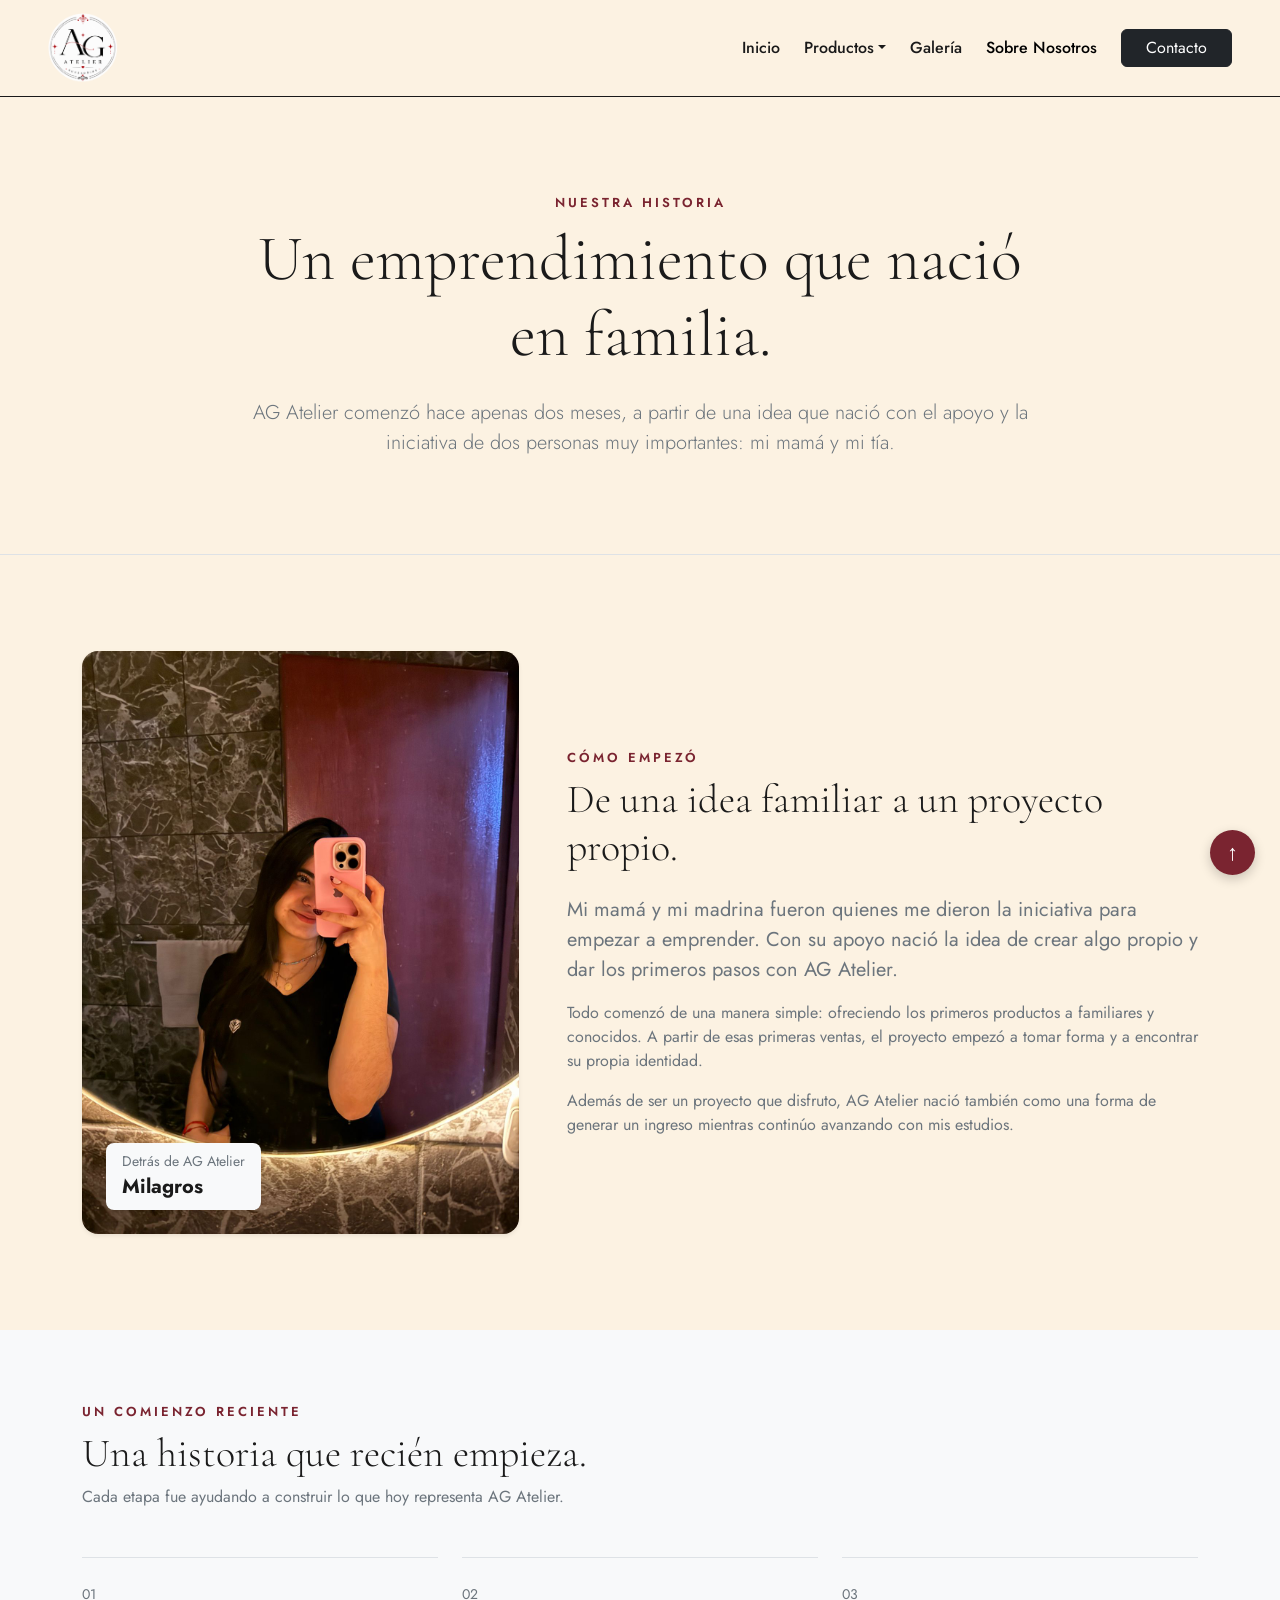
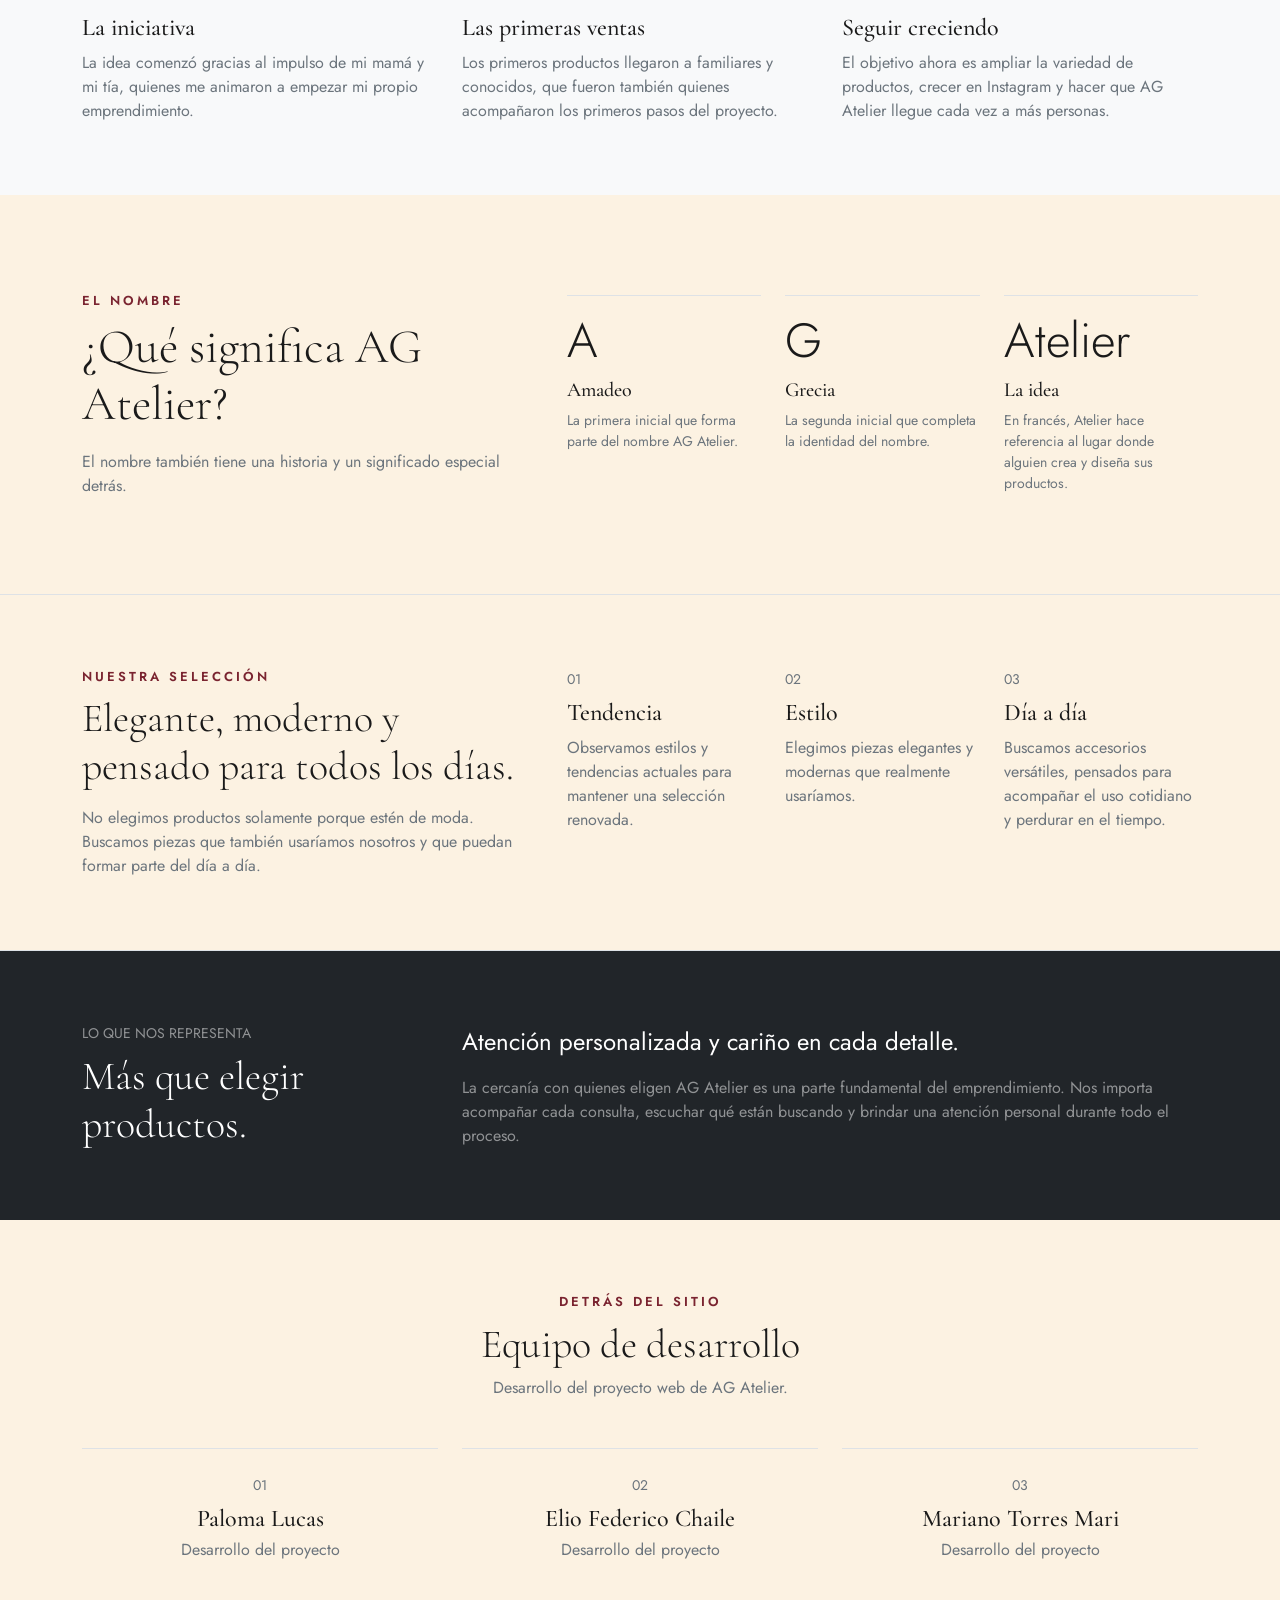
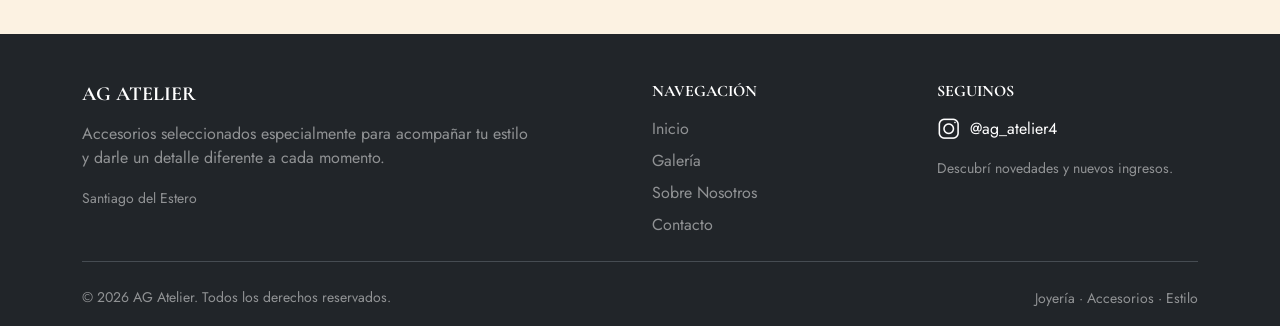
<file: paginas/sobrenosotros.html>
<!doctype html>
<html lang="es-AR">

<head>
  <meta charset="UTF-8">
  <meta name="viewport" content="width=device-width, initial-scale=1.0">
  <meta name="author" content="Paloma Lucas, Chaile Elio Federico, Torres Mari Mariano">
  <meta name="description"
    content="Conocé la historia de AG Atelier, un emprendimiento de accesorios nacido en Santiago del Estero a partir de una iniciativa familiar.">
  <meta name="keywords"
    content="AG Atelier, accesorios, joyería, emprendimiento, Santiago del Estero, aritos, pulseras, collares">
  <meta name="robots" content="index, follow">
  <link rel="shortcut icon" href="../img/age_logo.png" type="image/x-icon">
  <link rel="preconnect" href="https://fonts.googleapis.com">
  <link rel="preconnect" href="https://fonts.gstatic.com" crossorigin>
  <link href="https://fonts.googleapis.com/css2?family=Cormorant+Garamond:wght@400;500;600;700&family=Jost:wght@400;500;600&display=swap" rel="stylesheet">
  <link href="https://cdn.jsdelivr.net/npm/bootstrap@5.3.8/dist/css/bootstrap.min.css" rel="stylesheet"
    integrity="sha384-sRIl4kxILFvY47J16cr9ZwB07vP4J8+LH7qKQnuqkuIAvNWLzeN8tE5YBujZqJLB" crossorigin="anonymous">
  <link rel="stylesheet" href="../style.css">
  <title>Sobre Nosotros | AG Atelier</title>
</head>

<body id="inicio">

  <header>
    <nav class="navbar navbar-expand-lg">
      <div class="container-fluid px-4 px-lg-5">
        <a class="navbar-brand" href="../index.html">
          <img src="../img/age_logo.png" alt="Logo de AG Atelier">
        </a>
        <button class="navbar-toggler" type="button" data-bs-toggle="collapse" data-bs-target="#navbarPrincipal"
          aria-controls="navbarPrincipal" aria-expanded="false" aria-label="Abrir menú">
          <span class="navbar-toggler-icon"></span>
        </button>
        <div class="collapse navbar-collapse" id="navbarPrincipal">
          <ul class="navbar-nav ms-auto align-items-lg-center gap-lg-2">
            <li class="nav-item">
              <a class="nav-link" href="../index.html">Inicio</a>
            </li>
            <li class="nav-item dropdown">
              <a class="nav-link dropdown-toggle" href="#" role="button" data-bs-toggle="dropdown"
                aria-expanded="false">Productos</a>
              <ul class="dropdown-menu">
                <li><a class="dropdown-item" href="./galeria.html#pulseras">Pulseras</a></li>
                <li><a class="dropdown-item" href="./galeria.html#aritos">Aritos</a></li>
                <li><a class="dropdown-item" href="./galeria.html#anillos">Anillos</a></li>
                <li><a class="dropdown-item" href="./galeria.html#collares">Collares</a></li>
                <li><a class="dropdown-item" href="./galeria.html#maquillaje">Maquillaje</a></li>
              </ul>
            </li>
            <li class="nav-item">
              <a class="nav-link" href="./galeria.html">Galería</a>
            </li>
            <li class="nav-item">
              <a class="nav-link active" aria-current="page" href="./sobrenosotros.html">Sobre Nosotros</a>
            </li>
            <li class="nav-item">
              <button class="btn btn-dark ms-lg-2 px-4" type="button" data-bs-toggle="modal"
                data-bs-target="#modalContacto">Contacto</button>
            </li>
          </ul>
        </div>
      </div>
    </nav>
  </header>

  <main>

    <section class="py-5 border-bottom">
      <div class="container py-lg-5">
        <div class="row justify-content-center">
          <div class="col-12 col-lg-9 text-center">
            <p class="text-uppercase small fw-semibold galeria-marca mb-2">Nuestra historia</p>
            <h1 class="display-3 mb-4">Un emprendimiento que nació en familia.</h1>
            <p class="lead text-secondary mx-auto mb-0">
              AG Atelier comenzó hace apenas dos meses, a partir de una idea que nació con el apoyo y la iniciativa de
              dos personas muy importantes: mi mamá y mi tía.
            </p>
          </div>
        </div>
      </div>
    </section>

    <section class="py-5">
      <div class="container py-lg-5">
        <div class="row align-items-center g-5">
          <div class="col-12 col-lg-5">
            <div class="position-relative">
              <img loading="lazy" src="../img/milagros.jpeg" class="img-fluid w-100 rounded-4 shadow-sm object-fit-cover"
                alt="Milagros, fundadora de AG Atelier">
              <div class="position-absolute bottom-0 start-0 m-3 m-md-4 bg-light rounded-3 px-3 py-2 shadow-sm">
                <span class="small text-secondary d-block">Detrás de AG Atelier</span>
                <strong class="fs-5">Milagros</strong>
              </div>
            </div>
          </div>
          <div class="col-12 col-lg-7">
            <p class="text-uppercase small fw-semibold galeria-marca mb-2">Cómo empezó</p>
            <h2 class="display-6 mb-4">De una idea familiar a un proyecto propio.</h2>
            <p class="text-secondary fs-5">
              Mi mamá y mi madrina fueron quienes me dieron la iniciativa para empezar a emprender. Con su apoyo nació la
              idea de crear algo propio y dar los primeros pasos con AG Atelier.
            </p>
            <p class="text-secondary">
              Todo comenzó de una manera simple: ofreciendo los primeros productos a familiares y conocidos. A partir de
              esas primeras ventas, el proyecto empezó a tomar forma y a encontrar su propia identidad.
            </p>
            <p class="text-secondary mb-0">
              Además de ser un proyecto que disfruto, AG Atelier nació también como una forma de generar un ingreso
              mientras continúo avanzando con mis estudios.
            </p>
          </div>
        </div>
      </div>
    </section>

    <section class="py-5 bg-light">
      <div class="container py-lg-4">
        <div class="row mb-5">
          <div class="col-lg-7">
            <p class="text-uppercase small fw-semibold galeria-marca mb-2">Un comienzo reciente</p>
            <h2 class="display-6 mb-2">Una historia que recién empieza.</h2>
            <p class="text-secondary mb-0">Cada etapa fue ayudando a construir lo que hoy representa AG Atelier.</p>
          </div>
        </div>

        <div class="row g-4">
          <div class="col-12 col-md-4">
            <div class="h-100 border-top pt-4">
              <span class="text-secondary small">01</span>
              <h3 class="h4 mt-2">La iniciativa</h3>
              <p class="text-secondary mb-0">
                La idea comenzó gracias al impulso de mi mamá y mi tía, quienes me animaron a empezar mi propio
                emprendimiento.
              </p>
            </div>
          </div>

          <div class="col-12 col-md-4">
            <div class="h-100 border-top pt-4">
              <span class="text-secondary small">02</span>
              <h3 class="h4 mt-2">Las primeras ventas</h3>
              <p class="text-secondary mb-0">
                Los primeros productos llegaron a familiares y conocidos, que fueron también quienes acompañaron los
                primeros pasos del proyecto.
              </p>
            </div>
          </div>

          <div class="col-12 col-md-4">
            <div class="h-100 border-top pt-4">
              <span class="text-secondary small">03</span>
              <h3 class="h4 mt-2">Seguir creciendo</h3>
              <p class="text-secondary mb-0">
                El objetivo ahora es ampliar la variedad de productos, crecer en Instagram y hacer que AG Atelier llegue
                cada vez a más personas.
              </p>
            </div>
          </div>
        </div>
      </div>
    </section>

    <section class="py-5">
      <div class="container py-lg-5">
        <div class="row align-items-center g-5">
          <div class="col-12 col-lg-5">
            <p class="text-uppercase small fw-semibold galeria-marca mb-2">El nombre</p>
            <h2 class="display-5 mb-3">¿Qué significa AG Atelier?</h2>
            <p class="text-secondary mb-0">El nombre también tiene una historia y un significado especial detrás.</p>
          </div>

          <div class="col-12 col-lg-7">
            <div class="row g-4">
              <div class="col-12 col-sm-4">
                <div class="border-top pt-3">
                  <span class="display-5">A</span>
                  <h3 class="h5 mt-2">Amadeo</h3>
                  <p class="text-secondary small mb-0">La primera inicial que forma parte del nombre AG Atelier.</p>
                </div>
              </div>

              <div class="col-12 col-sm-4">
                <div class="border-top pt-3">
                  <span class="display-5">G</span>
                  <h3 class="h5 mt-2">Grecia</h3>
                  <p class="text-secondary small mb-0">La segunda inicial que completa la identidad del nombre.</p>
                </div>
              </div>

              <div class="col-12 col-sm-4">
                <div class="border-top pt-3">
                  <span class="display-5">Atelier</span>
                  <h3 class="h5 mt-2">La idea</h3>
                  <p class="text-secondary small mb-0">
                    En francés, Atelier hace referencia al lugar donde alguien crea y diseña sus productos.
                  </p>
                </div>
              </div>
            </div>
          </div>
        </div>
      </div>
    </section>

    <section class="py-5 border-top border-bottom">
      <div class="container py-lg-4">
        <div class="row align-items-start g-5">
          <div class="col-12 col-lg-5">
            <p class="text-uppercase small fw-semibold galeria-marca mb-2">Nuestra selección</p>
            <h2 class="display-6 mb-3">Elegante, moderno y pensado para todos los días.</h2>
            <p class="text-secondary mb-0">
              No elegimos productos solamente porque estén de moda. Buscamos piezas que también usaríamos nosotros y que
              puedan formar parte del día a día.
            </p>
          </div>

          <div class="col-12 col-lg-7">
            <div class="row g-4">
              <div class="col-12 col-md-4">
                <span class="small text-secondary">01</span>
                <h3 class="h4 mt-2">Tendencia</h3>
                <p class="text-secondary mb-0">
                  Observamos estilos y tendencias actuales para mantener una selección renovada.
                </p>
              </div>

              <div class="col-12 col-md-4">
                <span class="small text-secondary">02</span>
                <h3 class="h4 mt-2">Estilo</h3>
                <p class="text-secondary mb-0">
                  Elegimos piezas elegantes y modernas que realmente usaríamos.
                </p>
              </div>

              <div class="col-12 col-md-4">
                <span class="small text-secondary">03</span>
                <h3 class="h4 mt-2">Día a día</h3>
                <p class="text-secondary mb-0">
                  Buscamos accesorios versátiles, pensados para acompañar el uso cotidiano y perdurar en el tiempo.
                </p>
              </div>
            </div>
          </div>
        </div>
      </div>
    </section>

    <section class="py-5 bg-dark text-white">
      <div class="container py-lg-4">
        <div class="row align-items-center g-4">
          <div class="col-12 col-lg-4">
            <p class="text-uppercase small text-white-50 mb-2">Lo que nos representa</p>
            <h2 class="display-6 mb-0">Más que elegir productos.</h2>
          </div>

          <div class="col-12 col-lg-8">
            <p class="fs-4 mb-3">Atención personalizada y cariño en cada detalle.</p>
            <p class="text-white-50 mb-0">
              La cercanía con quienes eligen AG Atelier es una parte fundamental del emprendimiento. Nos importa
              acompañar cada consulta, escuchar qué están buscando y brindar una atención personal durante todo el
              proceso.
            </p>
          </div>
        </div>
      </div>
    </section>

    <section class="py-5">
      <div class="container py-lg-4">
        <div class="text-center mb-5">
          <p class="text-uppercase small fw-semibold galeria-marca mb-2">Detrás del sitio</p>
          <h2 class="display-6 mb-2">Equipo de desarrollo</h2>
          <p class="text-secondary mb-0">Desarrollo del proyecto web de AG Atelier.</p>
        </div>

        <div class="row justify-content-center g-4">
          <div class="col-12 col-md-4">
            <div class="text-center border-top pt-4">
              <span class="small text-secondary">01</span>
              <h3 class="h4 mt-2 mb-1">Paloma Lucas</h3>
              <p class="text-secondary mb-0">Desarrollo del proyecto</p>
            </div>
          </div>

          <div class="col-12 col-md-4">
            <div class="text-center border-top pt-4">
              <span class="small text-secondary">02</span>
              <h3 class="h4 mt-2 mb-1">Elio Federico Chaile</h3>
              <p class="text-secondary mb-0">Desarrollo del proyecto</p>
            </div>
          </div>

          <div class="col-12 col-md-4">
            <div class="text-center border-top pt-4">
              <span class="small text-secondary">03</span>
              <h3 class="h4 mt-2 mb-1">Mariano Torres Mari</h3>
              <p class="text-secondary mb-0">Desarrollo del proyecto</p>
            </div>
          </div>
        </div>
      </div>
    </section>

  </main>

  <footer class="bg-dark text-white pt-5 pb-3">
    <div class="container">
      <div class="row g-4">
        <div class="col-12 col-md-5">
          <h5 class="text-uppercase fw-bold mb-3">AG Atelier</h5>
          <p class="text-white-50 mb-3">
            Accesorios seleccionados especialmente para acompañar tu estilo y darle un detalle diferente a cada momento.
          </p>
          <span class="small text-white-50">Santiago del Estero</span>
        </div>

        <div class="col-6 col-md-3 ms-md-auto">
          <h5 class="fs-6 text-uppercase fw-bold mb-3">Navegación</h5>
          <div class="d-flex flex-column gap-2">
            <a href="../index.html" class="text-white-50 text-decoration-none">Inicio</a>
            <a href="./galeria.html" class="text-white-50 text-decoration-none">Galería</a>
            <a href="./sobrenosotros.html" class="text-white-50 text-decoration-none">Sobre Nosotros</a>
            <a href="#" class="text-white-50 text-decoration-none" data-bs-toggle="modal"
              data-bs-target="#modalContacto">Contacto</a>
          </div>
        </div>

        <div class="col-6 col-md-3">
          <h5 class="fs-6 text-uppercase fw-bold mb-3">Seguinos</h5>
          <a href="https://www.instagram.com/ag_atelier4/" target="_blank" rel="noopener noreferrer"
            class="text-white text-decoration-none d-flex align-items-center mb-3">
            <img src="../img/ig_logo.png" alt="Instagram de AG Atelier" width="25" class="me-2">
            <span>@ag_atelier4</span>
          </a>
          <p class="small text-white-50 mb-0">Descubrí novedades y nuevos ingresos.</p>
        </div>
      </div>

      <hr class="my-4 border-secondary opacity-50">

      <div class="row align-items-center g-2">
        <div class="col-12 col-md-6 text-center text-md-start">
          <p class="small text-white-50 mb-0">&copy; 2026 AG Atelier. Todos los derechos reservados.</p>
        </div>
        <div class="col-12 col-md-6 text-center text-md-end">
          <span class="small text-white-50">Joyería · Accesorios · Estilo</span>
        </div>
      </div>
    </div>
  </footer>

  <div class="modal fade" id="modalContacto" tabindex="-1" aria-labelledby="modalContactoLabel" aria-hidden="true">
    <div class="modal-dialog modal-dialog-centered">
      <div class="modal-content border-0 shadow fondo-modal">
        <div class="modal-header bg-dark text-white">
          <h2 class="modal-title fs-5 fw-bold" id="modalContactoLabel">Contactanos</h2>
          <button type="button" class="btn-close btn-close-white" data-bs-dismiss="modal" aria-label="Cerrar"></button>
        </div>

        <div class="modal-body p-4">
          <form id="formularioContacto">
            <div class="mb-3">
              <label for="nombre" class="form-label fw-semibold">Nombre y Apellido</label>
              <input type="text" class="form-control" id="nombre" name="nombre" autocomplete="name"
                required minlength="4" maxlength="60" placeholder="Nombre y apellido">
            </div>

            <div class="mb-3">
              <label for="email" class="form-label fw-semibold">Email</label>
              <input type="email" class="form-control" id="email" name="email" autocomplete="email"
                required placeholder="ejemplo@ejemplo.com">
            </div>

            <div class="mb-3">
              <label for="telefono" class="form-label fw-semibold">Teléfono</label>
              <input type="tel" class="form-control" id="telefono" name="telefono" autocomplete="tel"
                inputmode="numeric" required pattern="[0-9]{10}" minlength="10" maxlength="10"
                title="Ingresá exactamente 10 números" placeholder="Ej: 3851234567">
              <div class="form-text">Ingresá 10 números, sin espacios ni guiones.</div>
            </div>

            <div class="mb-3">
              <label for="mensaje" class="form-label fw-semibold">Tu consulta</label>
              <textarea class="form-control" id="mensaje" name="mensaje" rows="3"
                required minlength="10" maxlength="500" placeholder="Escribinos tu consulta..."></textarea>
            </div>
          </form>
        </div>

        <div class="modal-footer">
          <button type="button" class="btn btn-outline-secondary" data-bs-dismiss="modal">Cerrar</button>
          <button type="submit" form="formularioContacto" class="btn btn-dark">Enviar mensaje</button>
        </div>
      </div>
    </div>
  </div>

  <a href="#inicio" class="btn-arriba" aria-label="Volver arriba">↑</a>

  <script src="https://cdn.jsdelivr.net/npm/bootstrap@5.3.8/dist/js/bootstrap.bundle.min.js"
    integrity="sha384-FKyoEForCGlyvwx9Hj09JcYn3nv7wiPVlz7YYwJrWVcXK/BmnVDxM+D2scQbITxI"
    crossorigin="anonymous"></script>
  <script src="../js/contacto.js"></script>
</body>

</html>
</file>
<file: style.css>
:root {
    --font-display: 'Cormorant Garamond', serif;
    --font-body: 'Jost', sans-serif;
    --color-bg: #fcf2e2;
    --color-black: #1A1A1A;
    --color-burgundy: #7A2430;
    --color-muted: #6B6156;
}

body {
    font-family: var(--font-body);
    background-color: var(--color-bg);
    color: var(--color-black);
}

h1,
h2,
h3,
h4,
h5,
h6 {
    font-family: var(--font-display);
}

a {
    text-decoration: none;
}

/* Este es el css del nav */

.navbar {
    background-color: var(--color-bg);
    border-bottom: 1px solid var(--color-black);
}

.navbar-brand img {
    height: 70px;
    width: auto;
}

.nav-link {
    color: var(--color-black);
    font-weight: 500;
    transition: 0.3s;
}

.nav-link:hover,
.nav-link.active {
    color: var(--color-burgundy);
}

/* Este es el css del texto de la galeria */

.galeria-marca {
    color: var(--color-burgundy);
    font-size: 13px;
    letter-spacing: 3px;
}

/* GALERÍA */

#pulseras,
#aritos,
#anillos,
#collares,
#maquillaje {
    scroll-margin-top: 30px;
}

.producto-img {
    height: 260px;
    object-fit: cover;
}

.producto-card {
    transition: 0.25s;
}

.producto-card:hover {
    transform: translateY(-4px);
}

.producto-card .card-title {
    color: var(--color-burgundy);
}

.btn-agregar {
    transition: background-color 0.25s, color 0.25s;
}

.btn-agregar.agregado,
.btn-agregar.agregado:hover {
    background-color: #4f7f58;
    border-color: #4f7f58;
    color: white;
    pointer-events: none;
}

/* Este es el css del modal contacto */

.fondo-modal {
    background-color: var(--color-bg) !important;
}

.fondo-modal .form-control {
    background-color: transparent !important;
}

.fondo-modal .form-control:focus {
    background-color: transparent !important;
    border-color: var(--color-burgundy) !important;
    box-shadow: 0 0 0 0.25rem rgba(122, 36, 48, 0.25) !important;
}

/* Este es el boton de desplazamiento */

.btn-arriba {
    position: fixed;
    right: 25px;
    bottom: 25px;
    width: 45px;
    height: 45px;
    display: flex;
    align-items: center;
    justify-content: center;
    background-color: var(--color-burgundy);
    color: white;
    border-radius: 50%;
    font-size: 22px;
    font-weight: bold;
    box-shadow: 0 4px 12px rgba(0,0,0,.2);
    z-index: 1000;
    transition: .2s;
}

.btn-arriba:hover {
    background-color: var(--color-black);
    color: white;
    transform: translateY(-3px);
}

/* Este es el css del carrito */

.btn-carrito {
    position: fixed;
    right: 25px;
    bottom: 85px;
    width: 55px;
    height: 55px;
    border: none;
    border-radius: 50%;
    background-color: var(--color-burgundy);
    color: white;
    font-size: 20px;
    display: flex;
    align-items: center;
    justify-content: center;
    gap: 3px;
    box-shadow: 0 4px 12px rgba(0,0,0,.2);
    z-index: 1100;
    cursor: pointer;
    transition: .2s;
}

.btn-carrito:hover {
    background-color: var(--color-black);
    transform: translateY(-2px);
}

#contador-carrito {
    font-size: 13px;
    font-weight: bold;
}

#modalCarrito .modal-header {
    background-color: var(--color-burgundy);
    color: var(--color-bg);
}

#modalCarrito .modal-content {
    border: none;
    border-radius: 15px;
    overflow: hidden;
}

#modalCarrito .btn-close {
    filter: invert(1);
}

.producto-carrito {
    display: flex;
    justify-content: space-between;
    gap: 15px;
    padding: 10px 0;
    border-bottom: 1px solid #ddd;
}

#vaciar-carrito {
    border-color: var(--color-muted);
    color: var(--color-muted);
    background-color: transparent;
}

#vaciar-carrito:hover {
    background-color: var(--color-muted);
    color: white;
}

#enviar-whatsapp {
    background-color: var(--color-burgundy);
    border-color: var(--color-burgundy);
    color: white;
}

#enviar-whatsapp:hover {
    background-color: var(--color-black);
    border-color: var(--color-black);
}

/* Este es el aviso del carrito */

.aviso-carrito {
    position: fixed;
    right: 25px;
    bottom: 150px;
    padding: 10px 15px;
    background-color: var(--color-bg);
    color: var(--color-black);
    border-left: 4px solid var(--color-burgundy);
    border-radius: 6px;
    box-shadow: 0 4px 12px rgba(0,0,0,.15);
    font-size: 14px;
    opacity: 0;
    transform: translateY(10px);
    pointer-events: none;
    transition: .25s;
    z-index: 1100;
}

.aviso-carrito.mostrar {
    opacity: 1;
    transform: translateY(0);
}
/* MEDIA QUERIES USADOS ANTERIORMENTE */

/*
@media (max-width: 900px) {
    .portada {
        grid-template-columns: 1fr;
    }

    .pilares {
        grid-template-columns: 1fr;
    }
}

@media (max-width: 600px) {
    .cabecera {
        flex-direction: column;
        gap: 15px;
    }

    .menu-principal ul {
        flex-wrap: wrap;
        justify-content: center;
    }

    .texto-portada h1 {
        font-size: 32px;
    }

    .pie-pagina {
        flex-direction: column;
        text-align: center;
    }

    media querie usado anteriormente
}
*/
</file>
